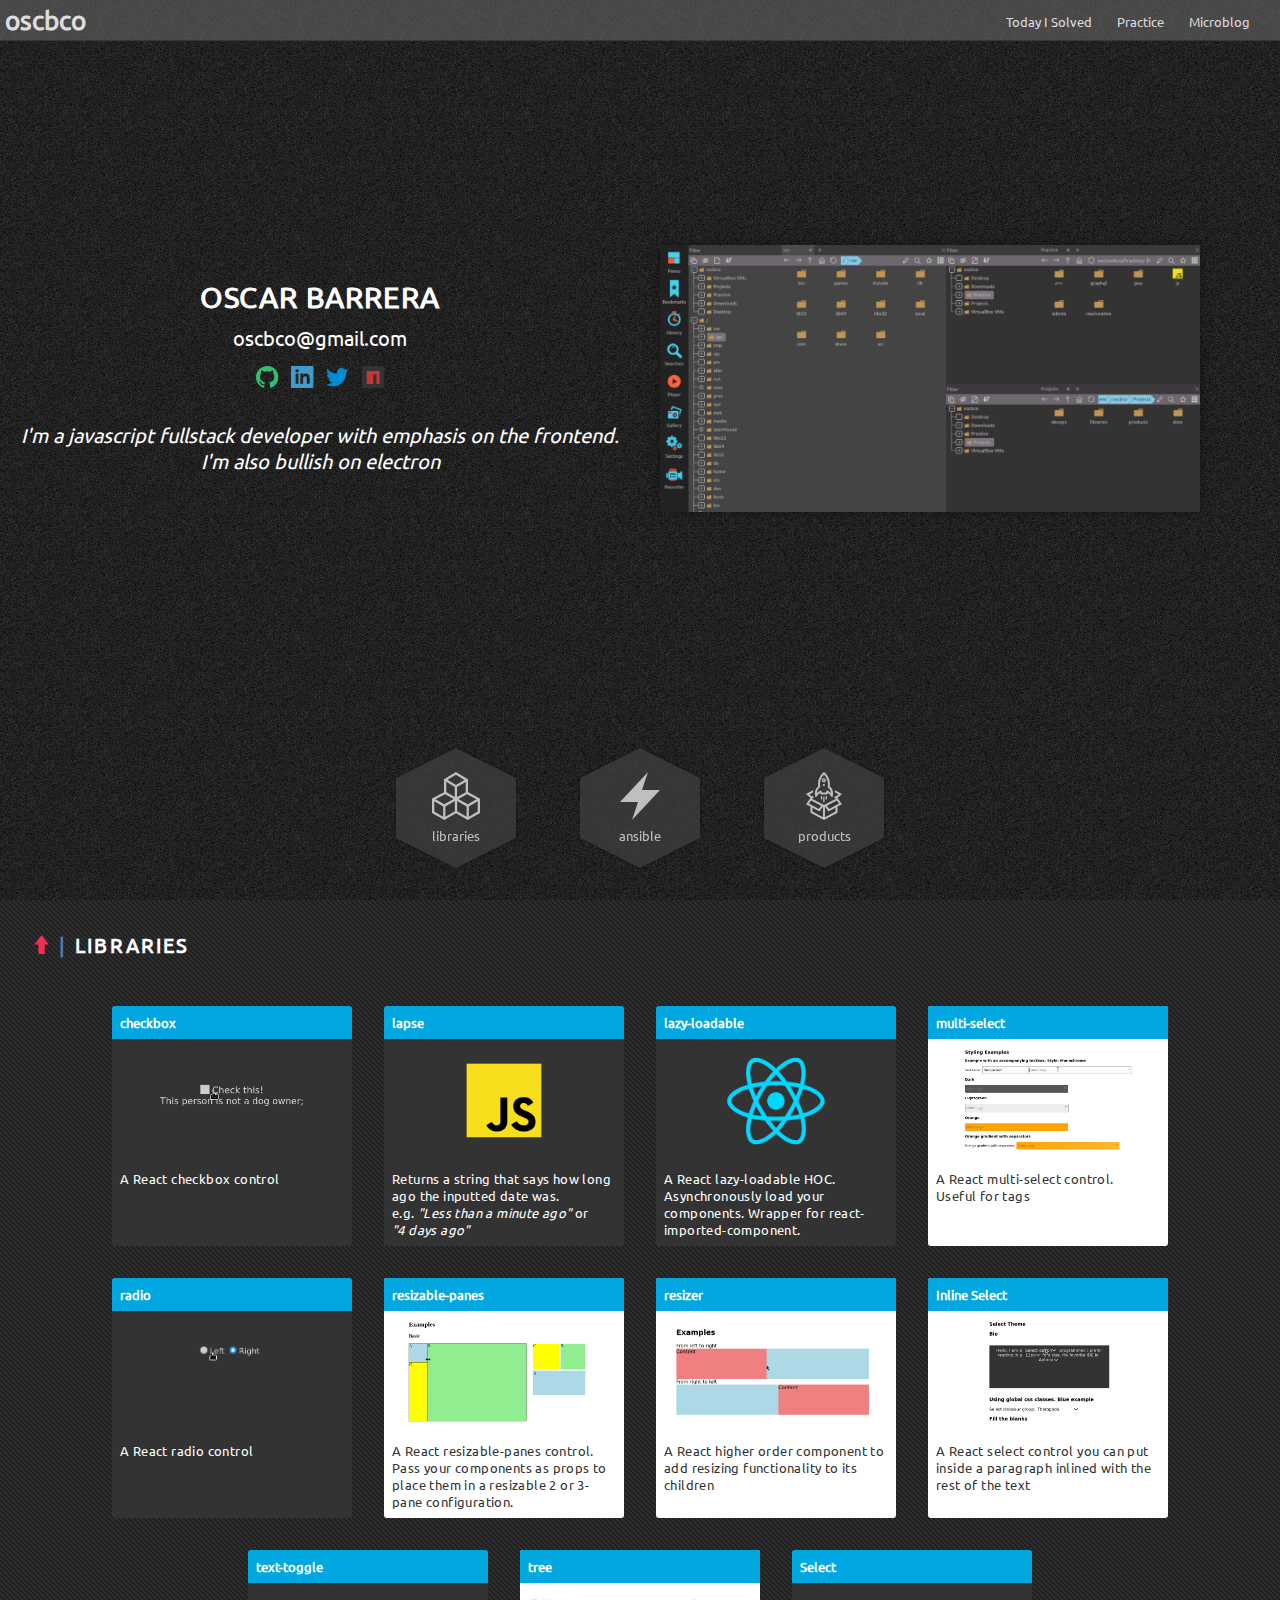
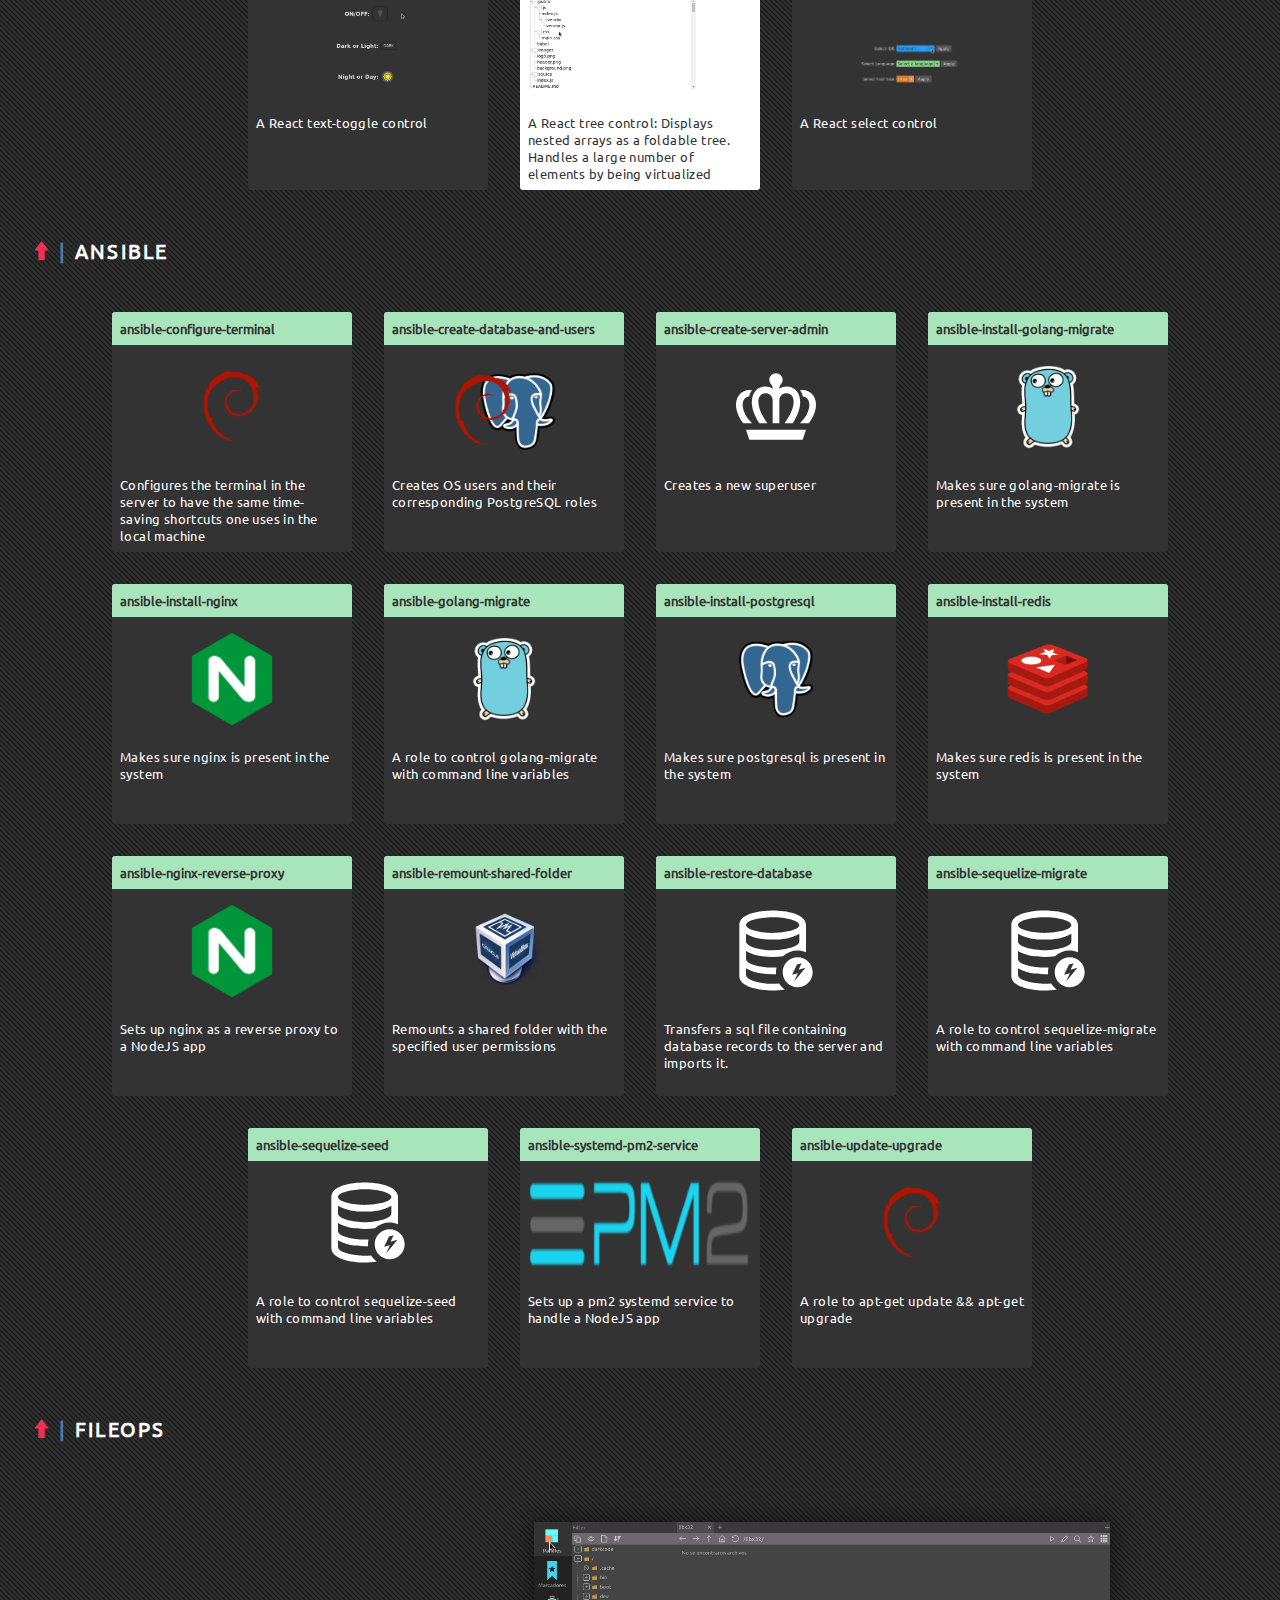
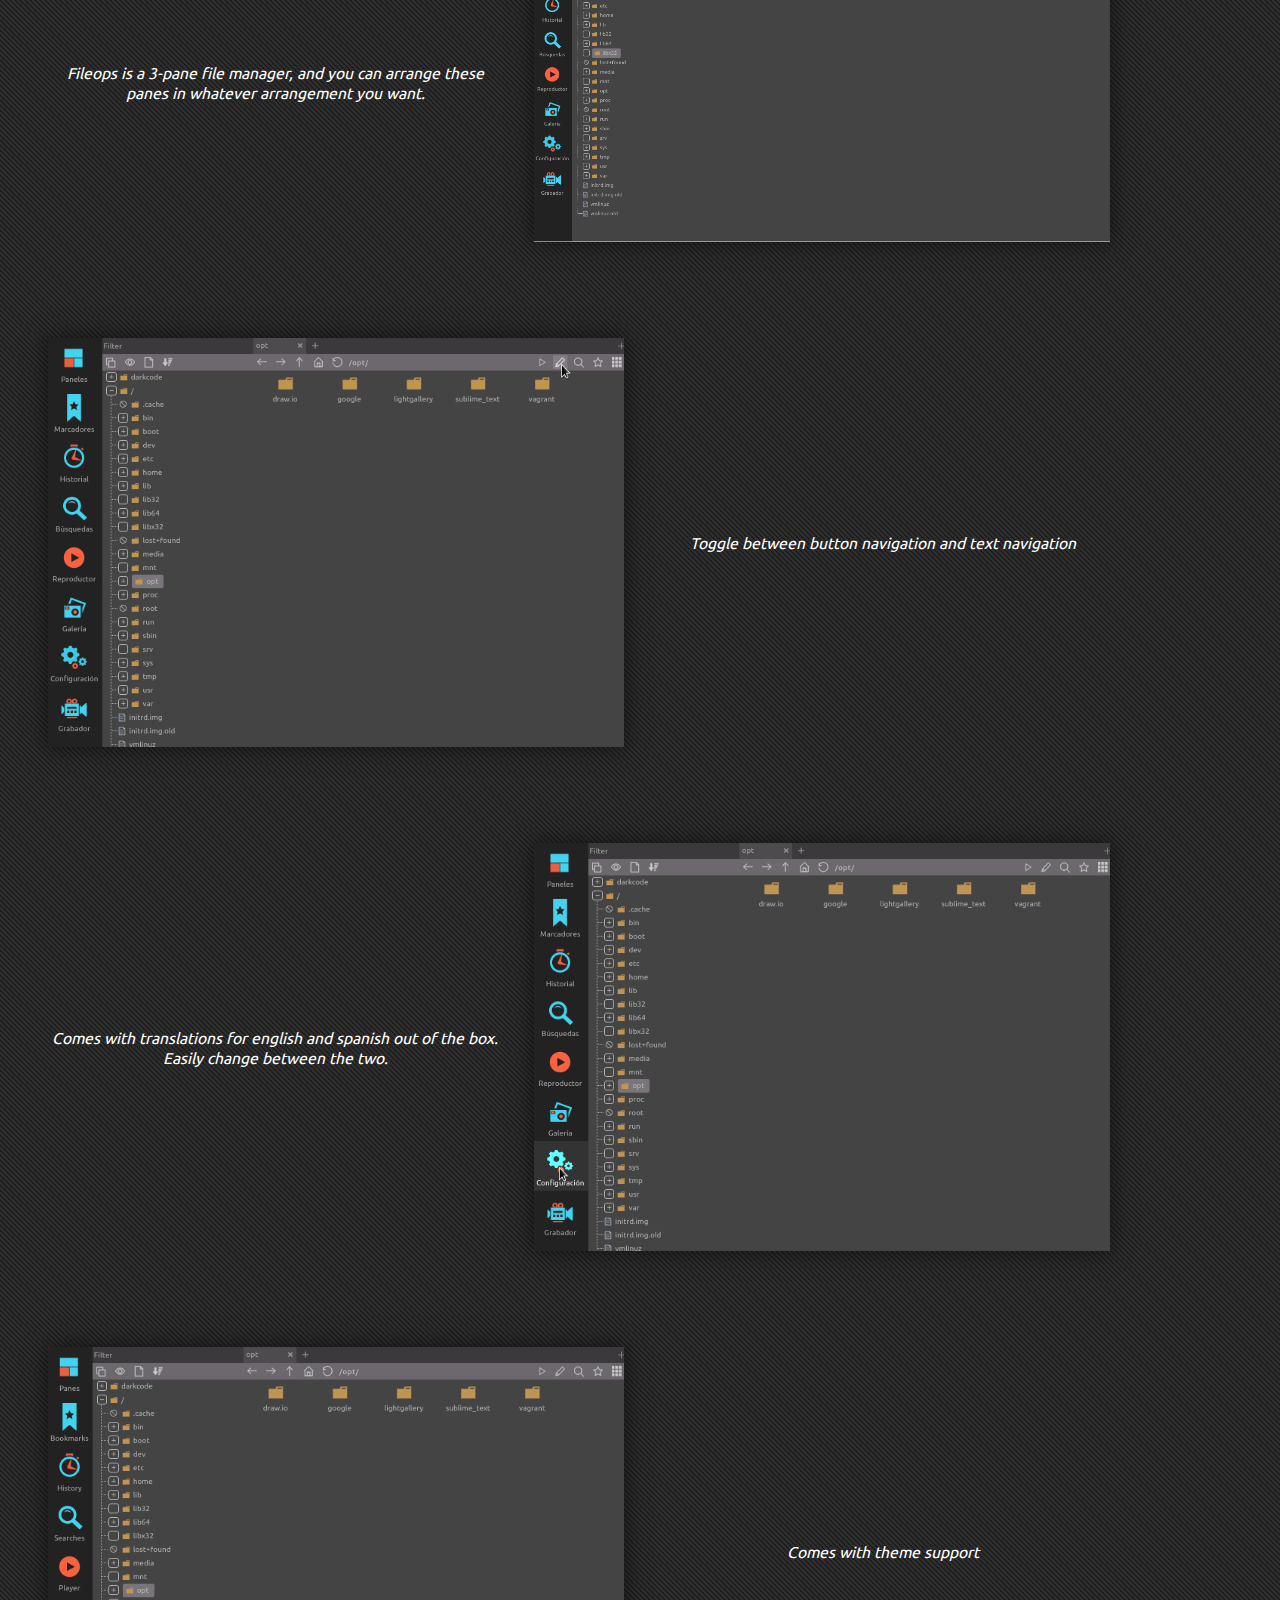
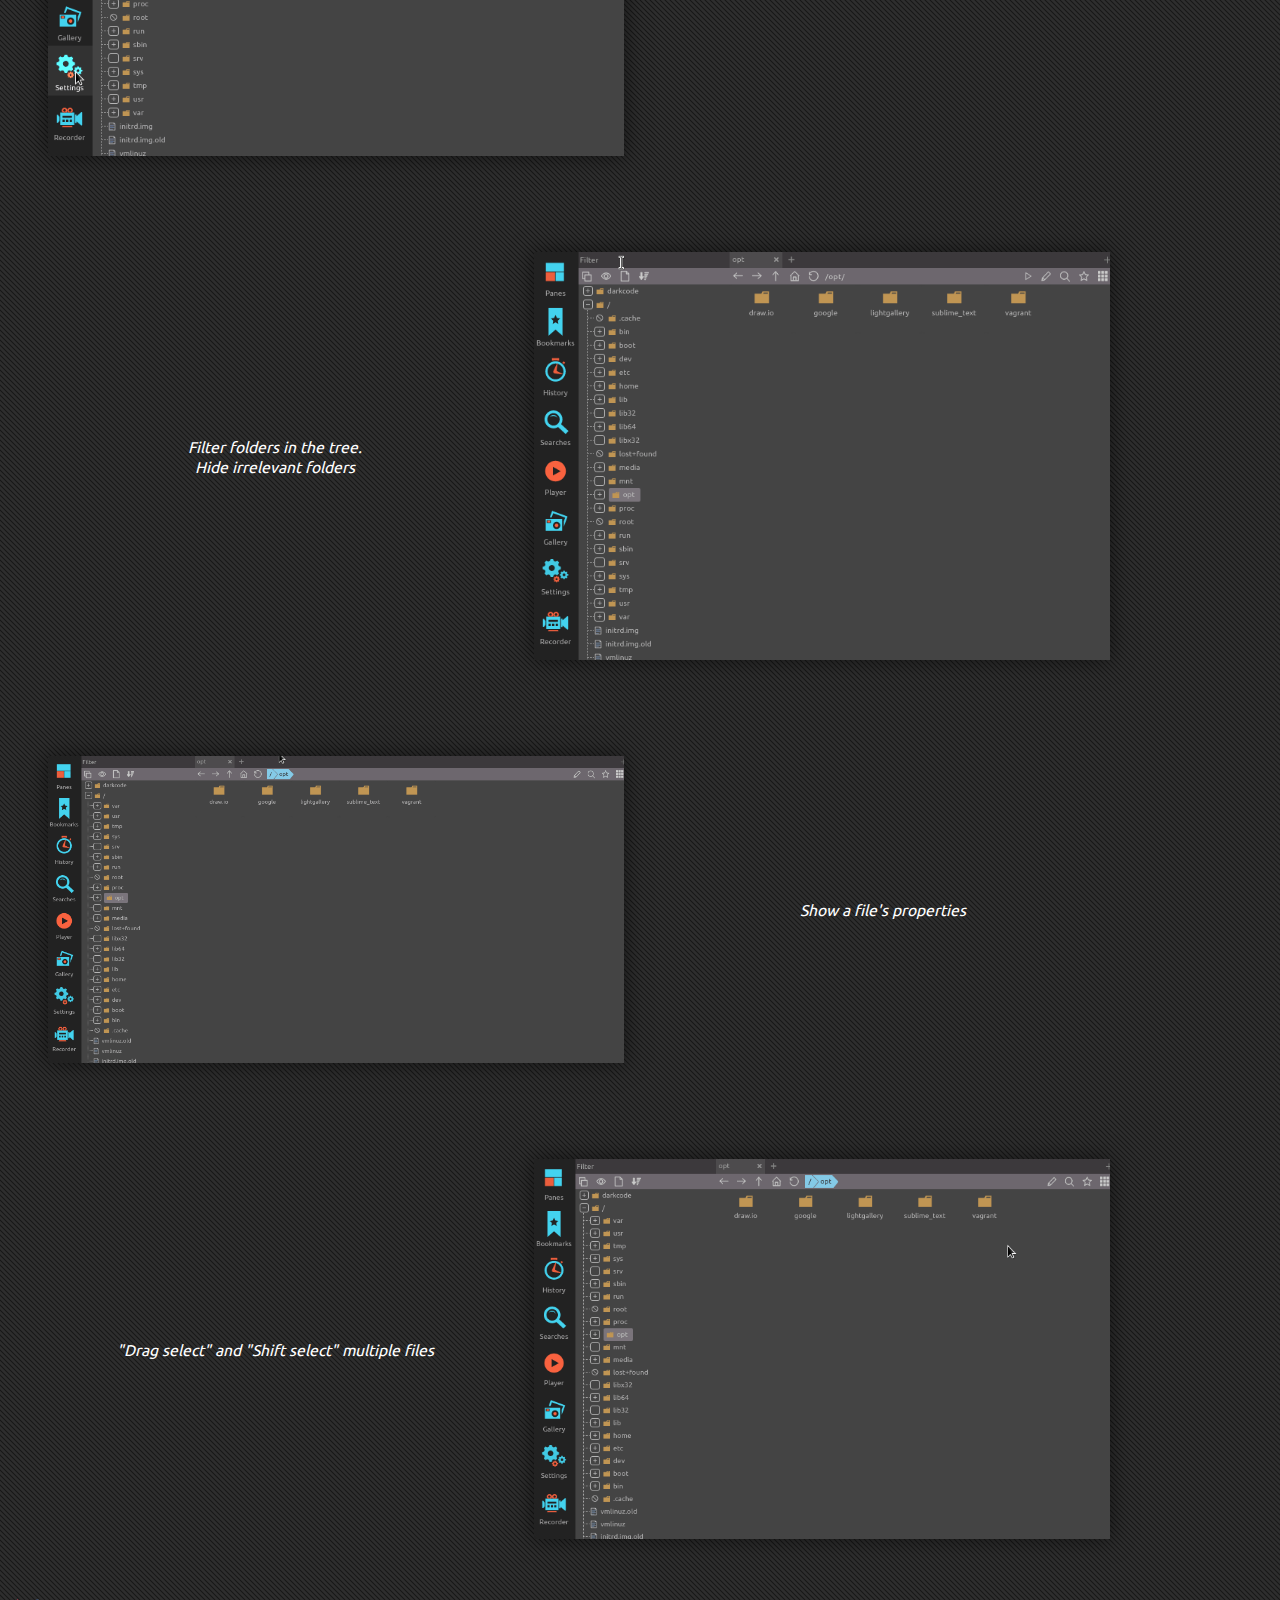
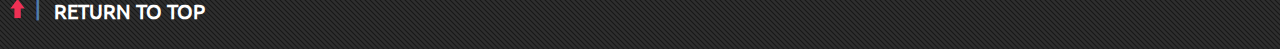
<file: index.html>
<html>
  <head>
    <link rel="stylesheet" href="./index.css">
    <link rel="stylesheet" href="./header.css">
    <meta charset="UTF-8">
    <meta name="viewport" content="width=device-width, initial-scale=1">
    <meta name="theme-color" content="#333" />
    <title>oscbco's personal site</title>
  </head>
  <body>

    <a name="nav"></a>
    <div id="nav">
      <a href="./index.html"><h1>oscbco</h1></a>
      <a href="./today-i-solved.html">Today I Solved</a>
      <a href="./practice.html">Practice</a>
      <a href="./microblog.html">Microblog</a>
    </div>

    <div id="header">
      <div class="header-row">
        <div class="title">
          <p class="title-name">OSCAR BARRERA</p>
          <div class="title-email">
            oscbco@gmail.com
          </div>
          <div class="repo">
            <div class="repo-icon" style="color: #2fbf71" title="github.com/oscbco">
              <a href="https://github.com/oscbco" target="_blank">
                <svg xmlns="http://www.w3.org/2000/svg" width="100%" viewBox="0 0 24 24"><path d="M12 0c-6.626 0-12 5.373-12 12 0 5.302 3.438 9.8 8.207 11.387.599.111.793-.261.793-.577v-2.234c-3.338.726-4.033-1.416-4.033-1.416-.546-1.387-1.333-1.756-1.333-1.756-1.089-.745.083-.729.083-.729 1.205.084 1.839 1.237 1.839 1.237 1.07 1.834 2.807 1.304 3.492.997.107-.775.418-1.305.762-1.604-2.665-.305-5.467-1.334-5.467-5.931 0-1.311.469-2.381 1.236-3.221-.124-.303-.535-1.524.117-3.176 0 0 1.008-.322 3.301 1.23.957-.266 1.983-.399 3.003-.404 1.02.005 2.047.138 3.006.404 2.291-1.552 3.297-1.23 3.297-1.23.653 1.653.242 2.874.118 3.176.77.84 1.235 1.911 1.235 3.221 0 4.609-2.807 5.624-5.479 5.921.43.372.823 1.102.823 2.222v3.293c0 .319.192.694.801.576 4.765-1.589 8.199-6.086 8.199-11.386 0-6.627-5.373-12-12-12z"/></svg>
              </a>
            </div>
            <div class="repo-icon" style="color: #409CC8" title="linkedin.com/in/oscbco">
              <a href="https://www.linkedin.com/in/oscbco/" target="_blank">
                <svg xmlns="http://www.w3.org/2000/svg" width="100%" viewBox="0 0 24 24"><path d="M0 0v24h24v-24h-24zm8 19h-3v-11h3v11zm-1.5-12.268c-.966 0-1.75-.79-1.75-1.764s.784-1.764 1.75-1.764 1.75.79 1.75 1.764-.783 1.764-1.75 1.764zm13.5 12.268h-3v-5.604c0-3.368-4-3.113-4 0v5.604h-3v-11h3v1.765c1.397-2.586 7-2.777 7 2.476v6.759z"/></svg>
              </a>
            </div>
            <div class="repo-icon" style="color: #008dd5" title="twitter.com/oscbco">
              <a href="https://twitter.com/oscbco" target="_blank">
                <svg xmlns="http://www.w3.org/2000/svg" width="100%" viewBox="0 0 24 24"><path d="M24 4.557c-.883.392-1.832.656-2.828.775 1.017-.609 1.798-1.574 2.165-2.724-.951.564-2.005.974-3.127 1.195-.897-.957-2.178-1.555-3.594-1.555-3.179 0-5.515 2.966-4.797 6.045-4.091-.205-7.719-2.165-10.148-5.144-1.29 2.213-.669 5.108 1.523 6.574-.806-.026-1.566-.247-2.229-.616-.054 2.281 1.581 4.415 3.949 4.89-.693.188-1.452.232-2.224.084.626 1.956 2.444 3.379 4.6 3.419-2.07 1.623-4.678 2.348-7.29 2.04 2.179 1.397 4.768 2.212 7.548 2.212 9.142 0 14.307-7.721 13.995-14.646.962-.695 1.797-1.562 2.457-2.549z"/></svg>
              </a>
            </div>
            <div class="repo-icon" style="color: tomato" title="npmjs.com/~oscbco">
              <a href="https://www.npmjs.com/~oscbco" target="_blank">
                <svg width="100%" viewBox="0 0 27.23 27.23">
                  <rect fill="#333333" width="27.23" height="27.23" rx="2"></rect>
                  <polygon fill="#C53635" points="5.8 21.75 13.66 21.75 13.67 9.98 17.59 9.98 17.58 21.76 21.51 21.76 21.52 6.06 5.82 6.04 5.8 21.75"></polygon>
                </svg>
              </a>
            </div>

          </div>
          <p class="title-description">I'm a javascript fullstack developer with emphasis on the frontend.<br /> I'm also bullish on electron</p>
        </div>
        <div class="carrousel">
          <a href="./images/fileops-demo.png"><img src="./images/fileops-demo-thumbnail.png"></a>
        </div>
      </div>
      <div class="section-row">
        <a href="#libraries">
          <div class="section-item-wrapper">
            <div class="section-item">
              <div class="section-icon">
                <svg width="100%" viewBox="0 0 24 24"><path d="M18 10.031v-6.423l-6.036-3.608-5.964 3.569v6.499l-6 3.224v7.216l6.136 3.492 5.864-3.393 5.864 3.393 6.136-3.492v-7.177l-6-3.3zm-1.143.036l-4.321 2.384v-4.956l4.321-2.539v5.111zm-4.895-8.71l4.272 2.596-4.268 2.509-4.176-2.554 4.172-2.551zm-.569 6.134v4.96l-4.25-2.421v-5.134l4.25 2.595zm-5.83 14.842l-4.421-2.539v-5.176l4.421 2.595v5.12zm-3.773-8.702l4.778-2.53 4.237 2.417-4.668 2.667-4.347-2.554zm4.917 3.587l4.722-2.697v5.056l-4.722 2.757v-5.116zm10.586 5.115l-4.722-2.757v-5.116l4.722 2.754v5.119zm-4.074-8.861l4.247-2.39 4.769 2.594-4.367 2.509-4.649-2.713zm9.638 6.323l-4.421 2.539v-5.116l4.421-2.538v5.115z"/></svg>
              </div>
              <span class="section-name">
                libraries
              </span>
            </div>
          </div>
        </a>
        <a href="#ansible">
          <div class="section-item-wrapper">
            <div class="section-item">
              <div class="section-icon">
                <svg width="100%" viewBox="0 0 24 24"><path d="M8 24l3-9h-9l14-15-3 9h9l-14 15z"/></svg>
              </div>
              <span class="section-name">
                ansible
              </span>
            </div>
          </div>
        </a>
        <a href="#products">
          <div class="section-item-wrapper">
            <div class="section-item">
              <div class="section-icon">
                <svg width="100%" viewBox="0 0 24 24" fill-rule="evenodd" clip-rule="evenodd"><path d="M17.281 8.991l3.706 1.97-2.261 2.013.011.006 2.25 3.09-2.25 1.228v3.096l-6.75 3.606-6.75-3.606v-3.091l-2.25-1.225 2.234-3.075-2.234-1.966 3.747-2.043c-.108.371-.197.808-.245 1.272l-1.769.964 1.181 1.04.624-.345c.056.339.146.672.279.984l-.823.456 6.028 3.124 5.978-3.119-.812-.451c.145-.299.245-.618.31-.944l.531.293 1.234-1.098-1.707-.907c-.05-.464-.146-.9-.262-1.272zm-4.798 8.217v5.393l5.256-2.807v-1.951l-3.502 1.91-1.754-2.545zm-6.247.639v1.947l5.249 2.804v-5.388l-1.748 2.543-3.501-1.906zm-1.772-2.103l4.96 2.7 1.099-1.599-4.983-2.582-1.076 1.481zm8.989 1.11l1.096 1.59 4.96-2.706-1.073-1.475-4.983 2.591zm-1.199-1.691h-.625l.003-2.728h.625l-.003 2.728zm-1.159-1.424h-.625l.009-1.739h.625l-.009 1.739zm2.358-.014h-.626l-.009-1.725h.625l.01 1.725zm-3.094-2.468l-.318-.734c-.732.269-2.155 2.284-2.155 2.284-1.195-2.607.161-4.846 1.243-5.659-.083-.699-.644-4.168 2.817-7.113l.041-.035.041.035c3.462 2.945 2.901 6.414 2.817 7.113 1.083.813 2.438 3.052 1.243 5.659 0 0-1.423-2.015-2.155-2.284l-.317.734-1.629.005-1.628-.005zm1.628-9.919c-1.093.923-2.432 3.393-1.854 6.223-.726.6-1.58 1.454-1.712 3.089.577-.77 1.419-1.21 2.091-1.356 0 0 .424.782.507.973l.968.003.969-.003c.083-.191.507-.973.507-.973.671.146 1.513.586 2.091 1.356-.133-1.635-.967-2.472-1.693-3.072.586-2.722-.771-5.295-1.861-6.229l-.013-.011zm-.044 5.693c-.284-.001-.515-.231-.515-.516 0-.285.231-.515.515-.515.284 0 .514.23.514.515 0 .285-.23.515-.514.516zm0-1.844c-.569 0-1.029-.462-1.03-1.031.001-.57.461-1.031 1.03-1.031s1.029.461 1.029 1.031c0 .569-.46 1.03-1.029 1.031zm0-1.434c.214 0 .388.174.388.389 0 .215-.174.389-.388.389-.215 0-.389-.174-.389-.389 0-.215.174-.389.389-.389z"/></svg>
              </div>
              <span class="section-name">
                products
              </span>
            </div>
          </div>
        </a>
      </div>
    </div>

    <div id="content">
      <a name="libraries"></a>
      <div class="libraries">
        <h2>
          <a class="go-up" href="#nav">
            <div>
              <svg xmlns="http://www.w3.org/2000/svg" width="100%" viewBox="0 0 24 24"><path d="M24 12l-12-9v5h-12v8h12v5l12-9z"/></svg>
            </div>
          </a>
          <span class="go-up-sep">
          |
          </span>
          <span class="go-up-text">
            LIBRARIES
          </span>
        </h2>

        <div class="libraries-row">
          <div class="library">
            <a href="https://www.github.com/oscbco/checkbox"><div class="library-title react">checkbox</div></a>
            <a href="./images/checkbox-demo.gif">
              <img src="./images/checkbox-demo.gif" />
            </a>
            <a href="https://www.github.com/oscbco/checkbox">
              <div class="library-description">A React checkbox control</div>
            </a>
          </div>


          <div class="library">
            <a href="https://www.github.com/oscbco/lapse">
              <div class="library-title js">lapse</div>
            </a>
            <a href="https://www.github.com/oscbco/lapse">
              <img src="./images/js.png" />
            </a>
            <a href="https://www.github.com/oscbco/lapse">
              <div class="library-description">
                Returns a string that says how long ago the inputted date was.<br />
                e.g. <i>"Less than a minute ago"</i> or<br /> <i>"4 days ago"</i>
              </div>
            </a>
          </div>

          <div class="library">
            <a href="https://www.github.com/oscbco/lazy-loadable">
              <div class="library-title react">lazy-loadable</div>
            </a>
            <a href="https://www.github.com/oscbco/lazy-loadable">
              <img src="./images/reactjs.png" />
            </a>
            <a href="https://www.github.com/oscbco/lazy-loadable">
              <div class="library-description">A React lazy-loadable HOC.<br />Asynchronously load your components. Wrapper for react-imported-component.</div>
            </a>
          </div>

          <div class="library light">
            <a href="https://www.github.com/oscbco/multi-select">
              <div class="library-title react">multi-select</div>
            </a>
            <a href="./images/multi-select-demo.gif">
              <img src="./images/multi-select-demo.gif" />
            </a>
            <a href="https://www.github.com/oscbco/multi-select">
              <div class="library-description">A React multi-select control.<br />Useful for tags</div>
            </a>
          </div>

          <div class="library">
            <a href="https://www.github.com/oscbco/radio"><div class="library-title react">radio</div></a>
            <a href="./images/radio-demo.gif"><img src="./images/radio-demo.gif" /></a>
            <div class="library-description">A React radio control</div>
          </div>

          <div class="library light">
            <a href="https://www.github.com/oscbco/resizable-panes">
            <div class="library-title react">resizable-panes</div></a>
            <a href="./images/resizable-panes-demo.gif"><img src="./images/resizable-panes-demo.gif" /></a>
            <div class="library-description">A React resizable-panes control. <br />Pass your components as props to place them in a resizable 2 or 3-pane configuration.</div>
          </div>

          <div class="library light">
            <a href="https://www.github.com/oscbco/resizer"><div class="library-title react">resizer</div></a>
            <a href="./images/resizer-demo.gif"><img src="./images/resizer-demo.gif" /></a>
            <div class="library-description">A React higher order component to add resizing functionality to its children</div>
          </div>

          <div class="library light">
            <a href="https://www.github.com/oscbco/select"><div class="library-title react">Inline Select</div></a>
            <a href="./images/select-demo.gif"><img src="./images/select-demo.gif" /></a>
            <div class="library-description">A React select control you can put inside a paragraph inlined with the rest of the text</div>
          </div>

          <div class="library">
            <a href="https://www.github.com/oscbco/text-toggle"><div class="library-title react">text-toggle</div></a>
            <a href="./images/text-toggle-demo.gif"><img src="./images/text-toggle-demo.gif" /></a>
            <div class="library-description">A React text-toggle control<br /></div>
          </div>

          <div class="library light">
            <a href="https://www.github.com/oscbco/tree"><div class="library-title react">tree</div></a>
            <a href="./images/tree-demo.gif"><img src="./images/tree-demo.gif" /></a>
            <div class="library-description">A React tree control: Displays nested arrays as a foldable tree.<br />Handles a large number of elements by being virtualized</div>
          </div>

          <div class="library">
            <a href="https://www.github.com/oscbco/block-select"><div class="library-title react">Select</div></a>
            <a href="./images/block-select-demo.gif"><img src="./images/block-select-demo.gif" /></a>
            <a href="https://www.github.com/oscbco/block-select">
              <div class="library-description">A React select control</div>
            </a>
          </div>
        </div>
      </div>
      <a name="ansible"></a>
      <div id="content">
        <div class="libraries">
          <h2>
            <a class="go-up" href="#nav">
              <div>
                <svg xmlns="http://www.w3.org/2000/svg" width="100%" viewBox="0 0 24 24"><path d="M24 12l-12-9v5h-12v8h12v5l12-9z"/></svg>
              </div>
            </a>
            <span class="go-up-sep">
              |
            </span>
            ANSIBLE</h2>
          <div class="libraries-row">
            <div class="library ansible">
              <a href="https://www.github.com/oscbco/ansible-configure-terminal"><div class="library-title react">ansible-configure-terminal</div></a>
              <img src="./images/debian.png" />
              <a class="library-description" href="https://www.github.com/oscbco/ansible-configure-terminal">
                <div>Configures the terminal in the server to have the same time-saving shortcuts one uses in the local machine</div>
              </a>
            </div>
            <div class="library ansible">
              <a href="https://www.github.com/oscbco/ansible-create-database-and-users"><div class="library-title react">ansible-create-database-and-users</div></a>
              <img src="./images/debian-postgresql.png" />
              <div class="library-description">Creates OS users and their corresponding PostgreSQL roles</div>
            </div>
            <div class="library ansible">
              <a href="https://www.github.com/oscbco/ansible-create-server-admin"><div class="library-title react">ansible-create-server-admin</div></a>
              <div class="icon">
                <svg width="100%" viewBox="0 0 24 24"><path d="M3 19l1 3h16l1-3h-18zm14.015-2h-2.443c3.507-4.616 3.37-8.547 1.021-8.909-1.355-.209-2.593.597-2.593 2.226v6.683h-2v-6.683c0-1.63-1.238-2.435-2.593-2.226-2.348.362-2.485 4.293 1.022 8.909h-2.444c-2.909-4.446-2.688-8.076-1.027-9.815.737-.772 1.772-1.185 2.813-1.185.79 0 1.565.251 2.229.671 0-.5-.098-.922-.471-1.326-.328-.354-.529-.825-.529-1.345 0-1.104.896-2 2-2s2 .896 2 2c0 .52-.201.991-.529 1.345-.374.405-.471.826-.471 1.326.664-.419 1.44-.671 2.23-.671 1.038 0 2.073.412 2.812 1.185 1.66 1.739 1.882 5.369-1.027 9.815zm-12.194 0h-2.671c-1.481-1.91-2.15-3.845-2.15-5.496 0-1.095.303-2.064.827-2.819.883-1.27 2.321-1.815 3.954-1.625-.384.549-.671 1.205-.843 1.951-.618.055-1.126.324-1.468.815-1.004 1.444-.482 4.386 2.351 7.174zm19.179-5.496c0 1.651-.669 3.586-2.15 5.496h-2.671c2.833-2.788 3.355-5.73 2.352-7.174-.342-.491-.851-.76-1.469-.815-.172-.746-.459-1.401-.843-1.951 1.633-.189 3.071.355 3.954 1.625.524.754.827 1.724.827 2.819z"/></svg>
              </div>
              <div class="library-description">Creates a new superuser</div>
            </div>
            <div class="library ansible">
              <a href="https://www.github.com/oscbco/ansible-install-golang-migrate"><div class="library-title react">ansible-install-golang-migrate</div></a>
              <img src="./images/golang.png" />
              <div class="library-description">Makes sure golang-migrate is present in the system</div>
            </div>
            <div class="library ansible">
              <a href="https://www.github.com/oscbco/ansible-install-nginx"><div class="library-title react">ansible-install-nginx</div></a>
              <img src="./images/nginx.png" />
              <div class="library-description">Makes sure nginx is present in the system</div>
            </div>
            <div class="library ansible">
              <a href="https://www.github.com/oscbco/ansible-golang-migrate"><div class="library-title react">ansible-golang-migrate</div></a>
              <img src="./images/golang.png" />
              <div class="library-description">A role to control golang-migrate with command line variables</div>
            </div>
            <div class="library ansible">
              <a href="https://www.github.com/oscbco/ansible-install-postgresql"><div class="library-title react">ansible-install-postgresql</div></a>
              <img src="./images/postgresql.png" />
              <div class="library-description">Makes sure postgresql is present in the system</div>
            </div>
            <div class="library ansible">
              <a href="https://www.github.com/oscbco/ansible-install-redis"><div class="library-title react">ansible-install-redis</div></a>
              <img src="./images/redis.png" />
              <div class="library-description">Makes sure redis is present in the system</div>
            </div>
            <div class="library ansible">
              <a href="https://www.github.com/oscbco/ansible-nginx-reverse-proxy"><div class="library-title react">ansible-nginx-reverse-proxy</div></a>
              <img src="./images/nginx.png" />
              <div class="library-description">Sets up nginx as a reverse proxy to a NodeJS app</div>
            </div>
            <div class="library ansible">
              <a href="https://www.github.com/oscbco/ansible-remount-shared-folder"><div class="library-title react">ansible-remount-shared-folder</div></a>
              <img src="./images/virtualbox2.png" />
              <div class="library-description">Remounts a shared folder with the specified user permissions</div>
            </div>
            <div class="library ansible">
              <a href="https://www.github.com/oscbco/ansible-restore-database"><div class="library-title react">ansible-restore-database</div></a>
              <div class="icon">
                <svg width="100%" viewBox="0 0 24 24"><path d="M12.967 21.893c-.703.07-1.377.107-1.959.107-3.412 0-8.008-1.002-8.008-2.614v-2.04c2.117 1.342 5.17 1.78 8.008 1.78.339 0 .681-.007 1.022-.021-.06-.644-.036-1.28.129-2.019-.408.026-.797.04-1.151.04-3.412 0-8.008-1.001-8.008-2.613v-2.364c2.116 1.341 5.17 1.78 8.008 1.78 1.021 0 2.068-.06 3.089-.196 1.91-1.766 4.603-2.193 6.903-1.231v-8.14c0-3.362-5.965-4.362-9.992-4.362-4.225 0-10.008 1.001-10.008 4.361v15.277c0 3.362 6.209 4.362 10.008 4.362 1.081 0 2.359-.086 3.635-.281-.669-.495-1.239-1.115-1.676-1.826zm-1.959-19.893c3.638 0 7.992.909 7.992 2.361 0 1.581-5.104 2.361-7.992 2.361-3.412.001-8.008-.905-8.008-2.361 0-1.584 4.812-2.361 8.008-2.361zm-8.008 4.943c2.117 1.342 5.17 1.78 8.008 1.78 2.829 0 5.876-.438 7.992-1.78v2.372c0 1.753-5.131 2.614-7.992 2.614-3.426-.001-8.008-1.007-8.008-2.615v-2.371zm15.5 7.057c-2.483 0-4.5 2.015-4.5 4.5s2.017 4.5 4.5 4.5 4.5-2.015 4.5-4.5-2.017-4.5-4.5-4.5zm-1.104 7.343l1.177-2.545-1.739.472 1.466-3.034 1.387-.393-.916 1.925 2.063-.557-3.438 4.132z"/></svg>
              </div>
              <div class="library-description">Transfers a sql file containing database records to the server and imports it.</div>
            </div>
            <div class="library ansible">
              <a href="https://www.github.com/oscbco/ansible-sequelize-migrate"><div class="library-title react">ansible-sequelize-migrate</div></a>
              <div class="icon">
                <svg width="100%" viewBox="0 0 24 24"><path d="M12.967 21.893c-.703.07-1.377.107-1.959.107-3.412 0-8.008-1.002-8.008-2.614v-2.04c2.117 1.342 5.17 1.78 8.008 1.78.339 0 .681-.007 1.022-.021-.06-.644-.036-1.28.129-2.019-.408.026-.797.04-1.151.04-3.412 0-8.008-1.001-8.008-2.613v-2.364c2.116 1.341 5.17 1.78 8.008 1.78 1.021 0 2.068-.06 3.089-.196 1.91-1.766 4.603-2.193 6.903-1.231v-8.14c0-3.362-5.965-4.362-9.992-4.362-4.225 0-10.008 1.001-10.008 4.361v15.277c0 3.362 6.209 4.362 10.008 4.362 1.081 0 2.359-.086 3.635-.281-.669-.495-1.239-1.115-1.676-1.826zm-1.959-19.893c3.638 0 7.992.909 7.992 2.361 0 1.581-5.104 2.361-7.992 2.361-3.412.001-8.008-.905-8.008-2.361 0-1.584 4.812-2.361 8.008-2.361zm-8.008 4.943c2.117 1.342 5.17 1.78 8.008 1.78 2.829 0 5.876-.438 7.992-1.78v2.372c0 1.753-5.131 2.614-7.992 2.614-3.426-.001-8.008-1.007-8.008-2.615v-2.371zm15.5 7.057c-2.483 0-4.5 2.015-4.5 4.5s2.017 4.5 4.5 4.5 4.5-2.015 4.5-4.5-2.017-4.5-4.5-4.5zm-1.104 7.343l1.177-2.545-1.739.472 1.466-3.034 1.387-.393-.916 1.925 2.063-.557-3.438 4.132z"/></svg>
              </div>
              <div class="library-description">A role to control sequelize-migrate with command line variables</div>
            </div>
            <div class="library ansible">
              <a href="https://www.github.com/oscbco/ansible-sequelize-seed"><div class="library-title react">ansible-sequelize-seed</div></a>
              <div class="icon">
                <svg width="100%" viewBox="0 0 24 24"><path d="M12.967 21.893c-.703.07-1.377.107-1.959.107-3.412 0-8.008-1.002-8.008-2.614v-2.04c2.117 1.342 5.17 1.78 8.008 1.78.339 0 .681-.007 1.022-.021-.06-.644-.036-1.28.129-2.019-.408.026-.797.04-1.151.04-3.412 0-8.008-1.001-8.008-2.613v-2.364c2.116 1.341 5.17 1.78 8.008 1.78 1.021 0 2.068-.06 3.089-.196 1.91-1.766 4.603-2.193 6.903-1.231v-8.14c0-3.362-5.965-4.362-9.992-4.362-4.225 0-10.008 1.001-10.008 4.361v15.277c0 3.362 6.209 4.362 10.008 4.362 1.081 0 2.359-.086 3.635-.281-.669-.495-1.239-1.115-1.676-1.826zm-1.959-19.893c3.638 0 7.992.909 7.992 2.361 0 1.581-5.104 2.361-7.992 2.361-3.412.001-8.008-.905-8.008-2.361 0-1.584 4.812-2.361 8.008-2.361zm-8.008 4.943c2.117 1.342 5.17 1.78 8.008 1.78 2.829 0 5.876-.438 7.992-1.78v2.372c0 1.753-5.131 2.614-7.992 2.614-3.426-.001-8.008-1.007-8.008-2.615v-2.371zm15.5 7.057c-2.483 0-4.5 2.015-4.5 4.5s2.017 4.5 4.5 4.5 4.5-2.015 4.5-4.5-2.017-4.5-4.5-4.5zm-1.104 7.343l1.177-2.545-1.739.472 1.466-3.034 1.387-.393-.916 1.925 2.063-.557-3.438 4.132z"/></svg>
              </div>
              <div class="library-description">A role to control sequelize-seed with command line variables</div>
            </div>
            <div class="library ansible">
              <a href="https://www.github.com/oscbco/ansible-systemd-pm2-service"><div class="library-title react">ansible-systemd-pm2-service</div></a>
              <img src="./images/pm2.png" />
              <div class="library-description">Sets up a pm2 systemd service to handle a NodeJS app</div>
            </div>
            <div class="library ansible">
              <a href="https://www.github.com/oscbco/ansible-update-upgrade"><div class="library-title react">ansible-update-upgrade</div></a>
              <img src="./images/debian.png" />
              <div class="library-description">A role to apt-get update && apt-get upgrade</div>
            </div>
          </div>
        </div>
      </div>
      <a name="products"></a>
      <div id="content">
        <div class="libraries">
          <h2>
            <a class="go-up" href="#nav">
              <div>
                <svg xmlns="http://www.w3.org/2000/svg" width="100%" viewBox="0 0 24 24"><path d="M24 12l-12-9v5h-12v8h12v5l12-9z"/></svg>
              </div>
            </a>
            <span class="go-up-sep">
              |
            </span>
            FILEOPS</h2>
          <div class="product-row">
            <div class="product-description">
              Fileops is a 3-pane file manager, and you can arrange these panes in whatever arrangement you want.
            </div>
            <div>
              <a href="./images/fileops-panes-demo.gif"><img src="./images/fileops-panes-demo.gif" /></a>
            </div>
          </div>
          <div class="product-row">
            <div>
              <a href="./images/fileops-navigation-demo.gif"><img src="./images/fileops-navigation-demo.gif" /></a>
            </div>
            <div class="product-description">
              Toggle between button navigation and text navigation
            </div>
          </div>
          <div class="product-row">
            <div class="product-description">
              Comes with translations for english and spanish out of the box. Easily change between the two.
            </div>
            <div>
              <a href="./images/fileops-lang-demo.gif"><img src="./images/fileops-lang-demo.gif" /></a>
            </div>
          </div>
          <div class="product-row">
            <div>
              <a href="./images/fileops-theme-demo.gif"><img src="./images/fileops-theme-demo.gif" /></a>
            </div>
            <div class="product-description">
              Comes with theme support
            </div>
          </div>
         <div class="product-row">
            <div class="product-description">
              Filter folders in the tree. <br />Hide irrelevant folders
            </div>
            <div>
              <a href="./images/fileops-filter-demo.gif"><img src="./images/fileops-filter-demo.gif" /></a>
            </div>
          </div>
          <div class="product-row">
            <div>
              <a href="./images/fileops-properties-demo.gif"><img src="./images/fileops-properties-demo.gif" /></a>
            </div>
            <div class="product-description">
              Show a file's properties
            </div>
          </div>
         <div class="product-row">
            <div class="product-description">
              "Drag select" and "Shift select" multiple files
            </div>
            <div>
              <a href="./images/fileops-select-demo.gif"><img src="./images/fileops-select-demo.gif" /></a>
            </div>
          </div>
        </div>
    </div>

    <h2>
      <a class="go-up" href="#nav">
        <div>
          <svg xmlns="http://www.w3.org/2000/svg" width="100%" viewBox="0 0 24 24"><path d="M24 12l-12-9v5h-12v8h12v5l12-9z"/></svg>
        </div>
      </a>
      <a class="go-up" href="#nav">
        <span class="go-up-sep">
          |
        </span>
        <span class="go-up-text">
          RETURN TO TOP
        </span>
      </a>
    </h2>

    <br />
    <br />

    <script>
      function resizeSection (className) {
        const header = document.getElementById(className);
        document.getElementById(className).style.height = Math.abs(window.innerHeight - header.offsetTop) + 'px';
      }

      window.addEventListener('load', () => {
        resizeSection('header');
      })
      window.addEventListener('resize', () => {
        // resizeSection('header');
      })
  </script>
  </body>
</html>
</file>
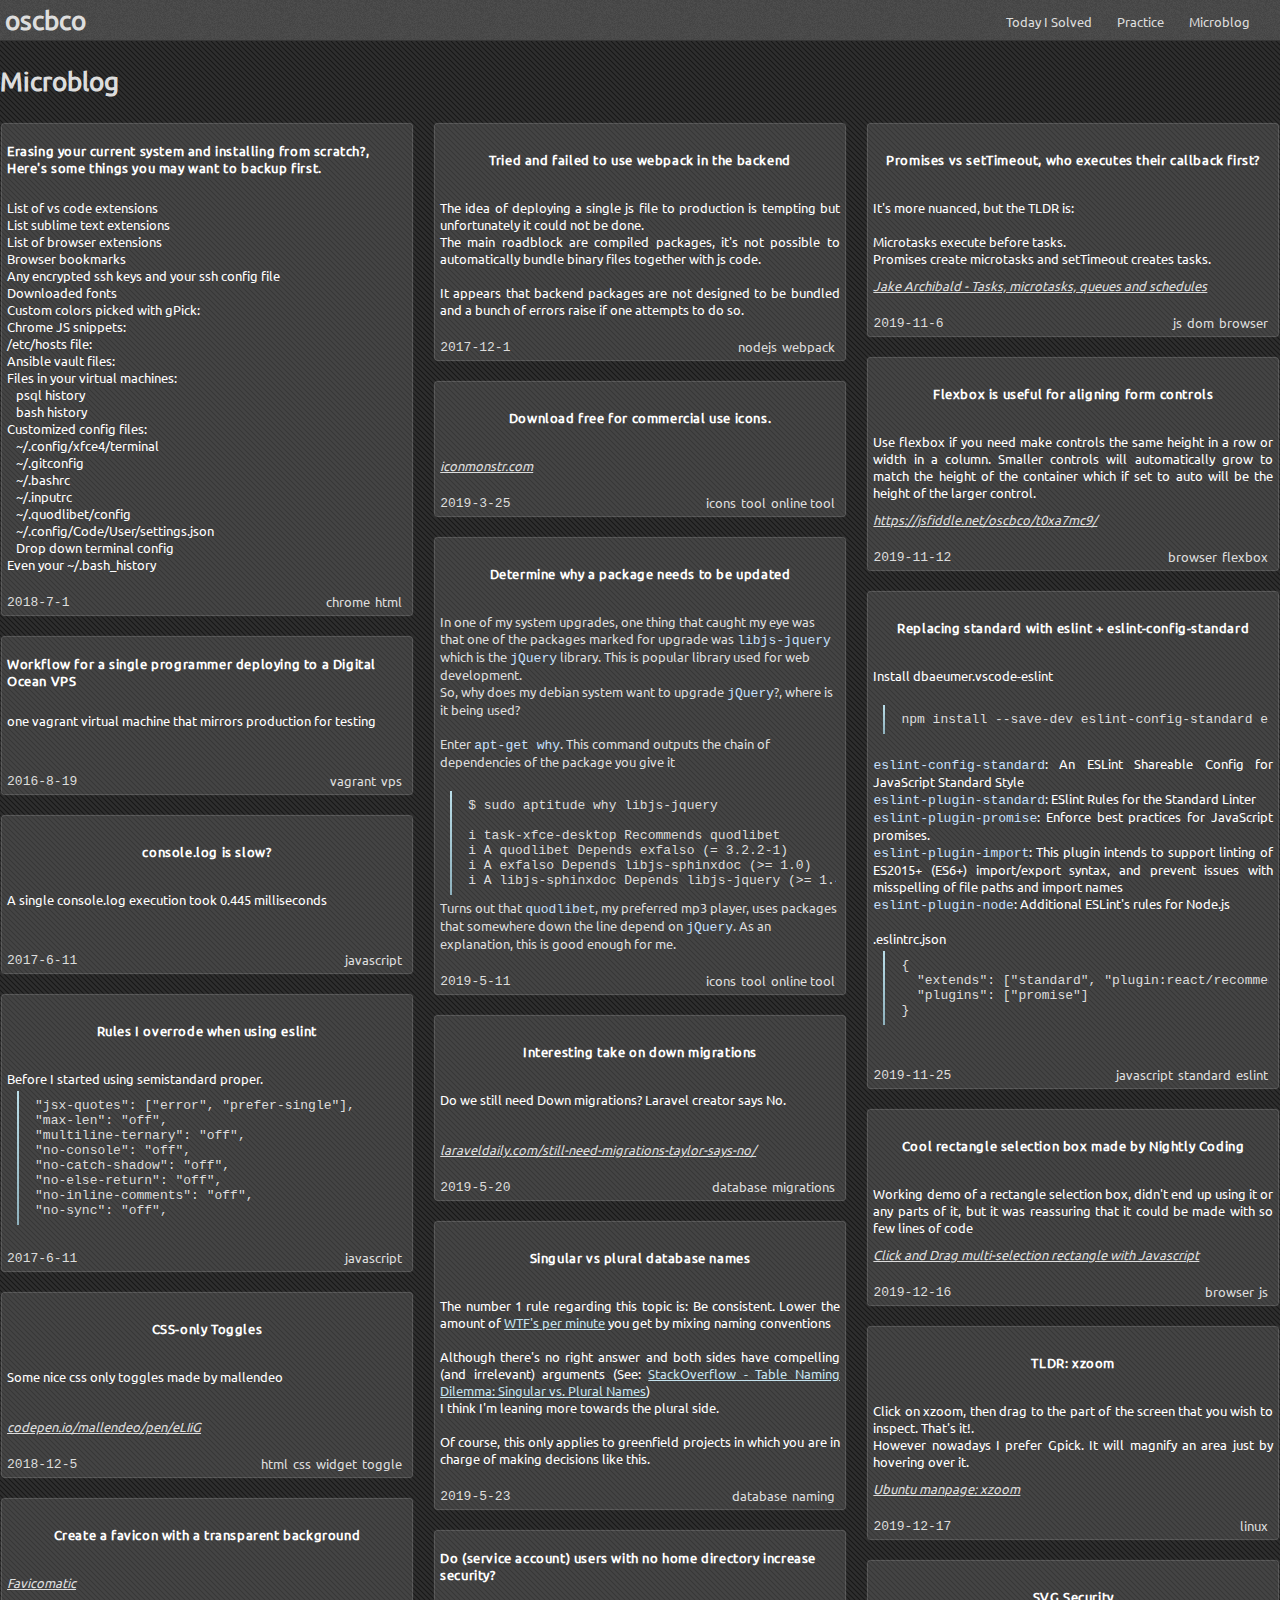
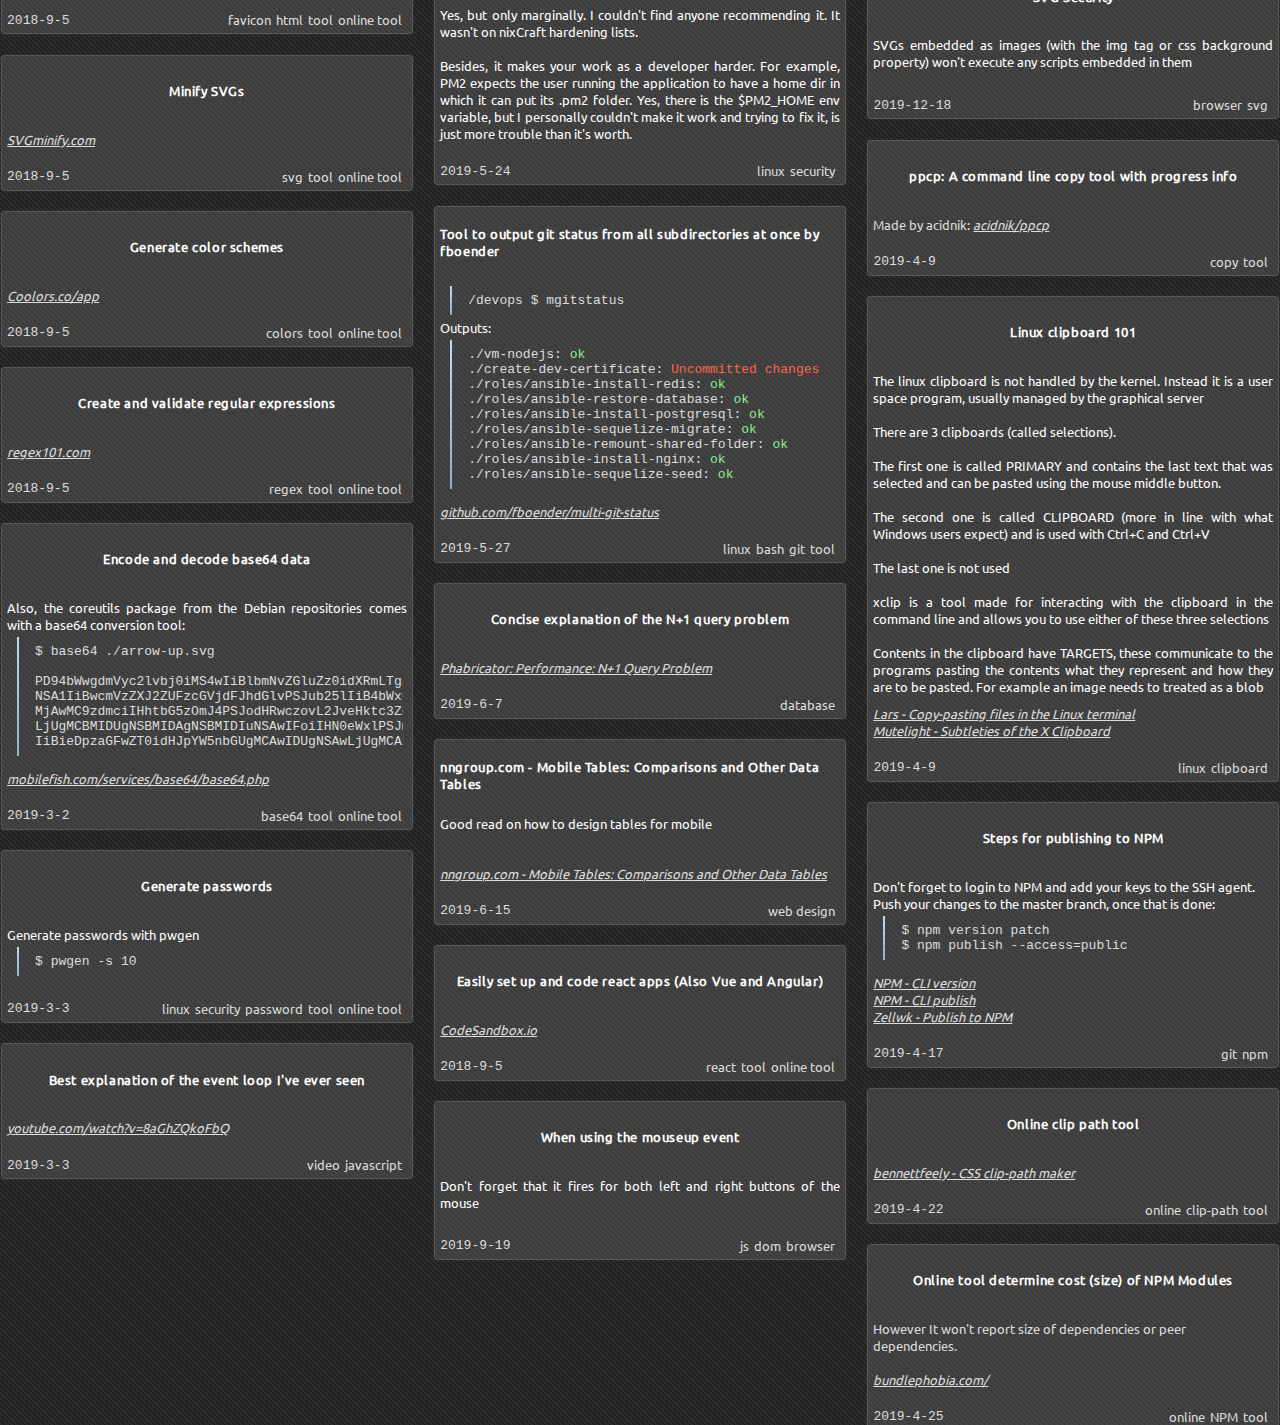
<file: microblog.html>
<html>
  <head>
    <link rel="stylesheet" href="./index.css">
    <meta charset="UTF-8">
    <meta name="viewport" content="width=device-width, initial-scale=1">
    <meta name="theme-color" content="#333" />
    <title>oscbco's personal site - Today I learned</title>
  </head>
  <body>
    <div id="nav">
      <a href="./index.html"><h1>oscbco</h1></a>
      <a href="./today-i-solved.html">Today I Solved</a>
      <a href="./practice.html">Practice</a>
      <a href="./microblog.html">Microblog</a>
    </div>

    <div id="content">
      <div class="portfolio-header">
        <h1 class="tis-header">Microblog</h1>
      </div>
      <div id="tis-collection">

        <div class="tis">
          <div class="title">
            Erasing your current system and installing from scratch?, Here's some things you may want to backup first.
          </div>
          <div class="description">
            List of vs code extensions<br />
            List sublime text extensions<br />
            List of browser extensions<br />
            Browser bookmarks<br />
            Any encrypted ssh keys and your ssh config file<br />
            Downloaded fonts<br />
            Custom colors picked with gPick:<br />
            Chrome JS snippets:<br />
            /etc/hosts file:<br />
            Ansible vault files:<br />
            Files in your virtual machines:<br />
            &nbsp;&nbsp;&nbsp;psql history<br />
            &nbsp;&nbsp;&nbsp;bash history<br />
            Customized config files:<br />
            &nbsp;&nbsp;&nbsp;~/.config/xfce4/terminal<br />
            &nbsp;&nbsp;&nbsp;~/.gitconfig<br />
            &nbsp;&nbsp;&nbsp;~/.bashrc<br />
            &nbsp;&nbsp;&nbsp;~/.inputrc<br />
            &nbsp;&nbsp;&nbsp;~/.quodlibet/config<br />
            &nbsp;&nbsp;&nbsp;~/.config/Code/User/settings.json<br />
            &nbsp;&nbsp;&nbsp;Drop down terminal config<br />
            Even your ~/.bash_history<br />

          </div>
          <div class="tags">
            <div class="created-at">2018-7-1</div>
            <a href="">chrome</a><a href="">html</a>
          </div>
        </div>

        <div class="tis">
          <div class="title">
            Workflow for a single programmer deploying to a Digital Ocean VPS
          </div>
          <div class="description">
            one vagrant virtual machine that mirrors production for testing
          </div>
          <div class="tags">
            <div class="created-at">2016-8-19</div>
            <a href="">vagrant</a><a href="">vps</a>
          </div>
        </div>

        <div class="tis">
          <div class="title">
            console.log is slow?
          </div>
          <div class="description">
            A single console.log execution took 0.445 milliseconds
          </div>
          <div class="tags">
            <div class="created-at">2017-6-11</div>
            <a href="">javascript</a>
          </div>
        </div>

        <div class="tis">
          <div class="title">
            Rules I overrode when using eslint
          </div>
          <div class="description">
            Before I started using semistandard proper.
            <p class="code">
              "jsx-quotes": ["error", "prefer-single"],<br />
              "max-len": "off",<br />
              "multiline-ternary": "off",<br />
              "no-console": "off",<br />
              "no-catch-shadow": "off",<br />
              "no-else-return": "off",<br />
              "no-inline-comments": "off",<br />
              "no-sync": "off",
            </p>
          </div>
          <div class="tags">
            <div class="created-at">2017-6-11</div>
            <a href="">javascript</a>
          </div>
        </div>

        <div class="tis">
          <div class="title">
            CSS-only Toggles
          </div>
          <div class="description">
            Some nice css only toggles made by mallendeo
          </div>
          <div class="references">
            <a href="https://codepen.io/mallendeo/pen/eLIiG">codepen.io/mallendeo/pen/eLIiG</a>
          </div>
          <div class="tags">
            <div class="created-at">2018-12-5</div>
            <a href="">html</a><a href="">css</a><a href="">widget</a><a href="">toggle</a>

          </div>
        </div>

        <div class="tis">
          <div class="title">
            Create a favicon with a transparent background
          </div>
          <div class="references">
            <a href="http://www.favicomatic.com">Favicomatic</a>
          </div>
          <div class="tags">
            <div class="created-at">2018-9-5</div>
            <a href="">favicon</a><a href="">html</a><a href="">tool</a><a href="">online tool</a>
          </div>
        </div>

        <div class="tis">
          <div class="title">
            Minify SVGs
          </div>
          <div class="references">
            <a href="https://www.svgminify.com/">SVGminify.com</a>
          </div>
          <div class="tags">
            <div class="created-at">2018-9-5</div>
            <a href="">svg</a><a href="">tool</a><a href="">online tool</a>
          </div>
        </div>

        <div class="tis">
          <div class="title">
            Generate color schemes
          </div>
          <div class="references">
            <a href="https://coolors.co/app">Coolors.co/app</a>
          </div>
          <div class="tags">
            <div class="created-at">2018-9-5</div>
            <a href="">colors</a><a href="">tool</a><a href="">online tool</a>
          </div>
        </div>

        <div class="tis">
          <div class="title">
            Create and validate regular expressions
          </div>
          <div class="references">
            <a href="https://regex101.com/">regex101.com</a>
          </div>
          <div class="tags">
            <div class="created-at">2018-9-5</div>
            <a href="">regex</a><a href="">tool</a><a href="">online tool</a>
          </div>
        </div>

        <div class="tis">
          <div class="title">
            Encode and decode base64 data
          </div>
          <div class="description">
            Also, the coreutils package from the Debian repositories comes with a base64 conversion tool:
            <p class="code">
              $ base64 ./arrow-up.svg<br /><br />
              PD94bWwgdmVyc2lvbj0iMS4wIiBlbmNvZGluZz0idXRmLTgiPz4KPHN2ZyB2aWV3Qm94PSIwIDAg<br />
              NSA1IiBwcmVzZXJ2ZUFzcGVjdFJhdGlvPSJub25lIiB4bWxucz0iaHR0cDovL3d3dy53My5vcmcv<br />
              MjAwMC9zdmciIHhtbG5zOmJ4PSJodHRwczovL2JveHktc3ZnLmNvbSI+CiAgPHBhdGggZD0iTSAy<br />
              LjUgMCBMIDUgNSBMIDAgNSBMIDIuNSAwIFoiIHN0eWxlPSJmaWxsOiByZ2IoODIsIDgyLCA4Mik7<br />
              IiBieDpzaGFwZT0idHJpYW5nbGUgMCAwIDUgNSAwLjUgMCAxQGExN2I2NDEyIi8+Cjwvc3ZnPg==
            </p>
          </div>

          <div class="references">
            <a href="https://www.mobilefish.com/services/base64/base64.php">mobilefish.com/services/base64/base64.php</a>
          </div>
          <div class="tags">
            <div class="created-at">2019-3-2</div>
            <a href="">base64</a><a href="">tool</a><a href="">online tool</a>
          </div>
        </div>

        <div class="tis">
          <div class="title">
            Generate passwords
          </div>
          <div class="description">
            Generate passwords with pwgen
            <p class="code">
              $ pwgen -s 10
            </p>
          </div>
          <div class="tags">
            <div class="created-at">2019-3-3</div>
            <a href="">linux</a><a href="">security</a><a href="">password</a><a href="">tool</a><a href="">online tool</a>
          </div>
        </div>

        <div class="tis">
          <div class="title">
            Best explanation of the event loop I've ever seen
          </div>
          <div class="references">
            <a href="https://www.youtube.com/watch?v=8aGhZQkoFbQ">youtube.com/watch?v=8aGhZQkoFbQ</a>
          </div>
          <div class="tags">
            <div class="created-at">2019-3-3</div>
            <a href="">video</a><a href="">javascript</a>
          </div>
        </div>

        <div class="tis">
          <div class="title">
            Tried and failed to use webpack in the backend
          </div>
          <div class="description">
            The idea of deploying a single js file to production is tempting but unfortunately it could not be done.<br />
            The main roadblock are compiled packages, it's not possible to automatically bundle binary files together with js code.<br /><br />
            It appears that backend packages are not designed to be bundled and a bunch of errors raise if one attempts to do so.
          </div>
          <div class="tags">
            <div class="created-at">2017-12-1</div>
            <a href="">nodejs</a><a href="">webpack</a>
          </div>
        </div>

        <div class="tis">
          <div class="title">
            Download free for commercial use icons.
          </div>
          <div class="references">
            <a href="https://iconmonstr.com/">iconmonstr.com</a>
          </div>
          <div class="tags">
            <div class="created-at">2019-3-25</div>
            <a href="">icons</a><a href="">tool</a><a href="">online tool</a>
          </div>
        </div>

        <div class="tis">
          <div class="title">
            Determine why a package needs to be updated
          </div>
          <div class="references">
            In one of my system upgrades, one thing that caught my eye was that
            one of the packages marked for upgrade was <span class="code-word">libjs-jquery</span> which is the <span class="code-word">jQuery</span> library.
            This is popular library used for web development.<br />
            So, why does my debian system want to upgrade <span class="code-word">jQuery</span>?, where is it being used?<br /><br />
            Enter <span class="code-word">apt-get why</span>. This command outputs the chain of dependencies of the package you give it<br>
            <br />
            <p class="code">
              $ sudo aptitude why libjs-jquery<br /><br />
              i   task-xfce-desktop Recommends quodlibet<br />
              i A quodlibet         Depends    exfalso (= 3.2.2-1)<br />
              i A exfalso           Depends    libjs-sphinxdoc (>= 1.0)<br />
              i A libjs-sphinxdoc   Depends    libjs-jquery (>= 1.4)
            </p>
            Turns out that <span class="code-word">quodlibet</span>, my preferred mp3 player, uses packages that
            somewhere down the line depend on <span class="code-word">jQuery</span>. As an explanation, this is good enough for me.
          </div>
          <div class="tags">
            <div class="created-at">2019-5-11</div>
            <a href="">icons</a><a href="">tool</a><a href="">online tool</a>
          </div>
        </div>

        <div class="tis">
          <div class="title">
            Interesting take on down migrations
          </div>
          <div class="description">
            Do we still need Down migrations? Laravel creator says No.
          </div>
          <div class="references">
            <a href="https://laraveldaily.com/still-need-migrations-taylor-says-no/">laraveldaily.com/still-need-migrations-taylor-says-no/</a>
          </div>
          <div class="tags">
            <div class="created-at">2019-5-20</div>
            <a href="">database</a><a href="">migrations</a>
          </div>
        </div>

        <div class="tis">
          <div class="title">
            Singular vs plural database names
          </div>
          <div class="description">
            The number 1 rule regarding this topic is: Be consistent. Lower the amount of <a href="https://www.osnews.com/story/19266/wtfsm/">WTF's per minute</a> you get by mixing naming conventions<br /><br />
            Although there's no right answer and both sides have compelling (and irrelevant) arguments (See: <a href="https://stackoverflow.com/questions/338156/table-naming-dilemma-singular-vs-plural-names">StackOverflow - Table Naming Dilemma: Singular vs. Plural Names</a>)<br />
            I think I'm leaning more towards the plural side.<br /><br />
            Of course, this only applies to greenfield projects in which you are in charge of making decisions like this.
          </div>
          <div class="tags">
            <div class="created-at">2019-5-23</div>
            <a href="">database</a><a href="">naming</a>
          </div>
        </div>
        <div class="tis">
          <div class="title">
            Do (service account) users with no home directory increase security?
          </div>
          <div class="description">
            Yes, but only marginally. I couldn't find anyone recommending it. It wasn't on nixCraft hardening lists.<br /><br />
            Besides, it makes your work as a developer harder. For example, PM2 expects the user running the
            application to have a home dir in which it can put its .pm2 folder. Yes, there is the $PM2_HOME env
            variable, but I personally couldn't make it work and trying to fix it, is just more trouble than it's worth.
          </div>
          <div class="tags">
            <div class="created-at">2019-5-24</div>
            <a href="">linux</a><a href="">security</a>
          </div>
        </div>


        <div class="tis">
          <div class="title">
            Tool to output git status from all subdirectories at once by fboender
          </div>
          <div class="description">
            <p class="code">
              /devops $ mgitstatus
            </p>
            Outputs:
            <p class="code">
              ./vm-nodejs: <span style="color: lightgreen">ok</span><br />
              ./create-dev-certificate: <span style="color: tomato">Uncommitted changes</span><br />
              ./roles/ansible-install-redis: <span style="color: lightgreen">ok</span><br />
              ./roles/ansible-restore-database: <span style="color: lightgreen">ok</span><br />
              ./roles/ansible-install-postgresql: <span style="color: lightgreen">ok</span><br />
              ./roles/ansible-sequelize-migrate: <span style="color: lightgreen">ok</span><br />
              ./roles/ansible-remount-shared-folder: <span style="color: lightgreen">ok</span><br />
              ./roles/ansible-install-nginx: <span style="color: lightgreen">ok</span><br />
              ./roles/ansible-sequelize-seed: <span style="color: lightgreen">ok</span>
            </p>
          </div>
          <div class="references">
            <a href="https://github.com/fboender/multi-git-status">github.com/fboender/multi-git-status</a>
          </div>
          <div class="tags">
            <div class="created-at">2019-5-27</div>
            <a href="">linux</a><a href="">bash</a><a href="">git</a><a href="">tool</a>
          </div>
        </div>

        <div class="tis">
          <div class="title">
            Concise explanation of the N+1 query problem
          </div>
          <div class="references">
            <a href="https://secure.phabricator.com/book/phabcontrib/article/n_plus_one/">Phabricator: Performance: N+1 Query Problem</a>
          </div>
          <div class="tags">
            <div class="created-at">2019-6-7</div>
            <a href="">database</a>
          </div>
        </div>

        <div class="tis">
          <div class="title">
            nngroup.com - Mobile Tables: Comparisons and Other Data Tables
          </div>
          <div class="description">
            Good read on how to design tables for mobile
          </div>
          <div class="references">
            <a href="https://www.nngroup.com/articles/mobile-tables/">nngroup.com - Mobile Tables: Comparisons and Other Data Tables</a>
          </div>
          <div class="tags">
            <div class="created-at">2019-6-15</div>
            <a href="">web design</a>
          </div>
        </div>

        <div class="tis">
          <div class="title">
          Easily set up and code react apps (Also Vue and Angular)
          </div>
          <div class="references">
            <a href="https://codesandbox.io/">CodeSandbox.io</a>
          </div>
          <div class="tags">
          <div class="created-at">2018-9-5</div>
          <a href="">react</a><a href="">tool</a><a href="">online tool</a>
          </div>
        </div>

        <div class="tis">
          <div class="title">
            When using the mouseup event
          </div>
          <div class="description">
            Don't forget that it fires for both left and right buttons of the mouse
          </div>
          <div class="tags">
          <div class="created-at">2019-9-19</div>
          <a href="">js</a><a href="">dom</a><a href="">browser</a>
          </div>
        </div>

        <div class="tis">
          <div class="title">
            Promises vs setTimeout, who executes their callback first?
          </div>
          <div class="description">
            It's more nuanced, but the TLDR is: <br /><br />Microtasks execute before tasks.<br />
            Promises create microtasks and setTimeout creates tasks.<br />
          </div>
          <div class="references">
            <a href="https://jakearchibald.com/2015/tasks-microtasks-queues-and-schedules/">Jake Archibald - Tasks, microtasks, queues and schedules</a>
          </div>
          <div class="tags">
          <div class="created-at">2019-11-6</div>
          <a href="">js</a><a href="">dom</a><a href="">browser</a>
          </div>
        </div>

        <div class="tis">
          <div class="title">
            Flexbox is useful for aligning form controls
          </div>
          <div class="description">
            Use flexbox if you need make controls the same height in a row or width in a column. Smaller controls will automatically grow to match the height of the container which if set to auto will be the height of the larger control.
          </div>
          <div class="references">
            <a href="https://jsfiddle.net/oscbco/t0xa7mc9/">https://jsfiddle.net/oscbco/t0xa7mc9/</a>
          </div>
          <div class="tags">
          <div class="created-at">2019-11-12</div>
          <a href="">browser</a><a href="">flexbox</a>
          </div>
        </div>

        <div class="tis">
          <div class="title">
            Replacing standard with eslint + eslint-config-standard
          </div>
          <div class="description">
            Install dbaeumer.vscode-eslint<br />
            <br />
            <p class="code">
              npm install --save-dev eslint-config-standard eslint-plugin-standard eslint-plugin-promise eslint-plugin-import eslint-plugin-node
            </p>
            <br />
            <span class="code-word">eslint-config-standard</span>: An ESLint Shareable Config for JavaScript Standard Style<br />
            <span class="code-word">eslint-plugin-standard</span>: ESlint Rules for the Standard Linter<br />
            <span class="code-word">eslint-plugin-promise</span>: Enforce best practices for JavaScript promises.<br />
            <span class="code-word">eslint-plugin-import</span>: This plugin intends to support linting of ES2015+ (ES6+) import/export syntax, and prevent issues with misspelling of file paths and import names<br />
            <span class="code-word">eslint-plugin-node</span>: Additional ESLint's rules for Node.js<br />
            <br />
            .eslintrc.json
            <p class="code">
              {<br />
              &nbsp;&nbsp;"extends": ["standard", "plugin:react/recommended", "plugin:import/errors", "plugin:import/warnings"],<br />
              &nbsp;&nbsp;"plugins": ["promise"]<br />
              }
            </p>
            <br />
          </div>
          <div class="tags">
          <div class="created-at">2019-11-25</div>
          <a href="">javascript</a><a href="">standard</a><a href="">eslint</a>
          </div>
        </div>

        <div class="tis">
          <div class="title">
            Cool rectangle selection box made by Nightly Coding
          </div>
          <div class="description">
            Working demo of a rectangle selection box, didn't end up using it or any parts of it, but it was reassuring that it could be made with so few lines of code
          </div>
          <div class="references">
            <a href="https://nightlycoding.com/wordpress/click-and-drag-multi-selection-rectangle-with-javascript/">Click and Drag multi-selection rectangle with Javascript</a>
          </div>
          <div class="tags">
          <div class="created-at">2019-12-16</div>
          <a href="">browser</a><a href="">js</a>
          </div>
        </div>

        <div class="tis">
          <div class="title">
            TLDR: xzoom
          </div>
          <div class="description">
            Click on xzoom, then drag to the part of the screen that you wish to inspect. That's it!.<br />
            However nowadays I prefer Gpick. It will magnify an area just by hovering over it.
          </div>
          <div class="references">
            <a href="http://manpages.ubuntu.com/manpages/trusty/man1/xzoom.1x.html">Ubuntu manpage: xzoom</a>
          </div>
          <div class="tags">
          <div class="created-at">2019-12-17</div>
          <a href="">linux</a>
          </div>
        </div>

        <div class="tis">
          <div class="title">
            SVG Security
          </div>
          <div class="description">
            SVGs embedded as images (with the img tag or css background property) won't execute any scripts embedded in them
          </div>
          <div class="tags">
          <div class="created-at">2019-12-18</div>
          <a href="">browser</a><a href="">svg</a>
          </div>
        </div>

        <div class="tis">
          <div class="title">
            ppcp: A command line copy tool with progress info
          </div>
          <div class="references">
            Made by acidnik:
            <a href="https://github.com/acidnik/ppcp">acidnik/ppcp</a>
          </div>
          <div class="tags">
            <div class="created-at">2019-4-9</div>
            <a href="">copy</a><a href="">tool</a>
          </div>
        </div>

        <div class="tis">
          <div class="title">
            Linux clipboard 101
          </div>
          <div class="description">
            The linux clipboard is not handled by the kernel. Instead it is a user space program, usually managed by the graphical server<br />
            <br />There are 3 clipboards (called selections).<br />
            <br />The first one is called PRIMARY and contains the last text that was selected and can be pasted using the mouse middle button.<br />
            <br />The second one is called CLIPBOARD (more in line with what Windows users expect) and is used with Ctrl+C and Ctrl+V<br />
            <br />The last one is not used<br />
            <br />xclip is a tool made for interacting with the clipboard in the command line and allows you to use either of these three selections<br />
            <br />Contents in the clipboard have TARGETS, these communicate to the programs pasting the contents what they represent and how they are to be pasted. For example an image needs to treated as a blob<br />
          </div>
          <div class="references">
            <a href="https://larsee.com/blog/2019/05/clipboard-files/">Lars - Copy-pasting files in the Linux terminal</a><br />
            <a href="https://mutelight.org/subtleties-of-the-x-clipboard">Mutelight - Subtleties of the X Clipboard</a>
          </div>
          <div class="tags">
            <div class="created-at">2019-4-9</div>
            <a href="">linux</a><a href="">clipboard</a>
          </div>
        </div>

        <div class="tis">
          <div class="title">
            Steps for publishing to NPM
          </div>
          <div class="description">
            Don't forget to login to NPM and add your keys to the SSH agent.<br />
            Push your changes to the master branch, once that is done:<br />
            <p class="code">
              $ npm version patch<br />
              $ npm publish --access=public
            </p>
          </div>
          <div class="references">
            <a href="https://docs.npmjs.com/cli/version">NPM - CLI version</a><br />
            <a href="https://docs.npmjs.com/cli/publish">NPM - CLI publish</a><br />
            <a href="https://zellwk.com/blog/publish-to-npm/">Zellwk - Publish to NPM</a>
          </div>
          <div class="tags">
            <div class="created-at">2019-4-17</div>
            <a href="">git</a><a href="">npm</a>
          </div>
        </div>

        <div class="tis">
          <div class="title">
            Online clip path tool
          </div>
          <div class="references">
            <a href="https://bennettfeely.com/clippy/">bennettfeely - CSS clip-path maker</a>
          </div>
          <div class="tags">
            <div class="created-at">2019-4-22</div>
              <a href="">online</a><a href="">clip-path</a><a href="">tool</a>
          </div>
        </div>

        <div class="tis">
          <div class="title">
            Online tool determine cost (size) of NPM Modules
          </div>
          <div class="references">
            However It won't report size of dependencies or peer dependencies.<br /><br />
            <a href="https://bundlephobia.com/">bundlephobia.com/</a>
          </div>
          <div class="tags">
            <div class="created-at">2019-4-25</div>
              <a href="">online</a><a href="">NPM</a><a href="">tool</a>
          </div>
        </div>
      </div>
    </div>
    </div>
  </body>
</html>
</file>
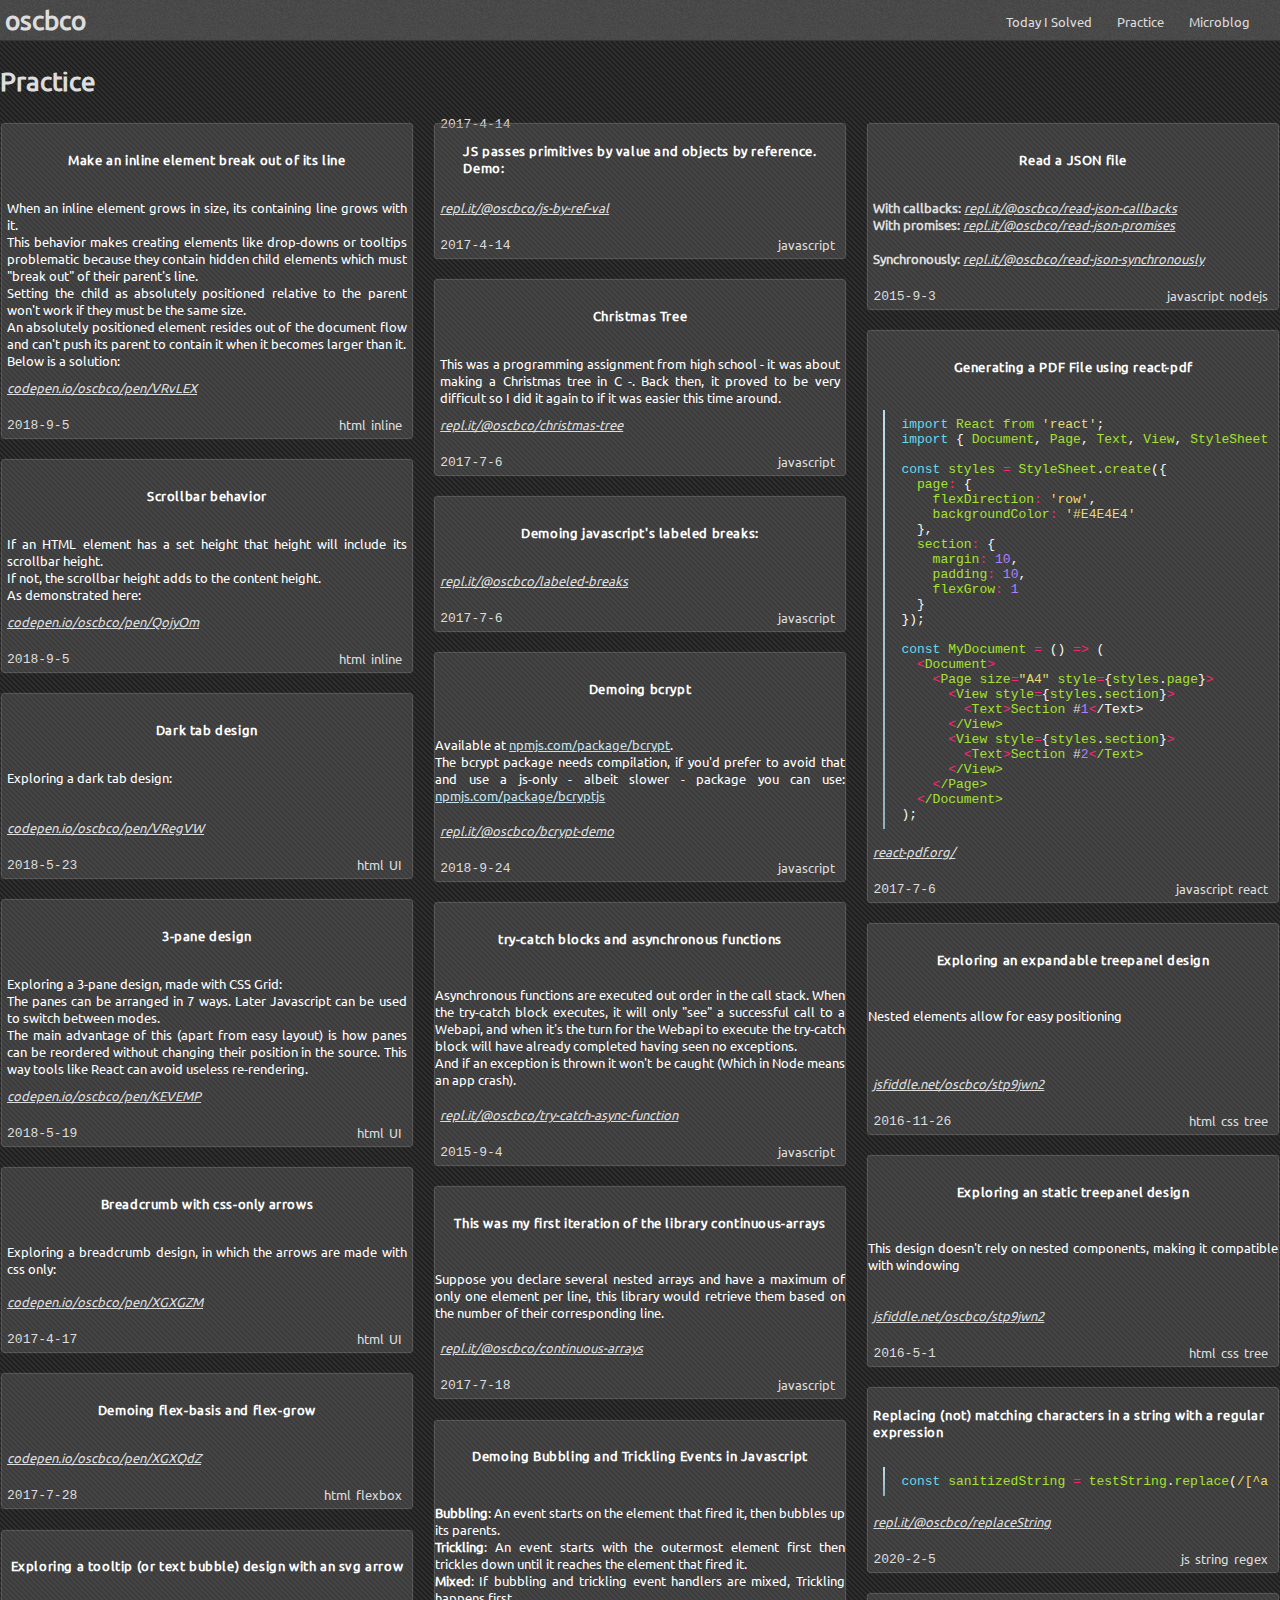
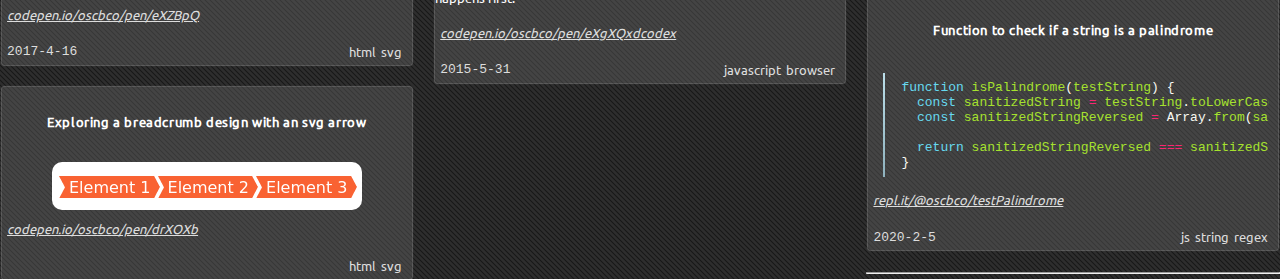
<file: practice.html>
<html>
  <head>
    <link rel="stylesheet" href="./index.css">
    <meta charset="UTF-8">
    <meta name="viewport" content="width=device-width, initial-scale=1">
    <meta name="theme-color" content="#333" />
    <title>oscbco's personal site - Today I learned</title>
  </head>
  <body>
    <div id="nav">
      <a href="./index.html"><h1>oscbco</h1></a>
      <a href="./today-i-solved.html">Today I Solved</a>
      <a href="./practice.html">Practice</a>
      <a href="./microblog.html">Microblog</a>
    </div>

    <div id="content">
      <div class="portfolio-header">
        <h1 class="tis-header">Practice</h1>
      </div>
      <div id="tis-collection">

        <div class="tis">
          <div class="title">
            Make an inline element break out of its line
          </div>
          <div class="description">
            When an inline element grows in size, its containing line grows with it.<br />
            This behavior makes creating elements like drop-downs or tooltips problematic because they contain hidden
            child elements which must "break out" of their parent's line.<br />
            Setting the child as absolutely positioned relative to the parent won't work if they must be the same
            size.<br />
            An absolutely positioned element resides out of the document flow and can't push its parent to contain
            it when it becomes larger than it.<br />
            Below is a solution:
          </div>
          <div class="references">
              <a href="https://codepen.io/oscbco/pen/VRvLEX">codepen.io/oscbco/pen/VRvLEX</a>
            </div>
          <div class="tags">
            <div class="created-at">2018-9-5</div>
            <a href="">html</a><a href="">inline</a>
          </div>
        </div>

        <div class="tis">
          <div class="title">
            Scrollbar behavior
          </div>
          <div class="description">
              If an HTML element has a set height that height will include its scrollbar height.<br />
              If not, the scrollbar height adds to the content height.<br />
              As demonstrated here:
          </div>
          <div class="references">
              <a href="https://codepen.io/oscbco/pen/QojyOm">codepen.io/oscbco/pen/QojyOm</a>
            </div>
          <div class="tags">
            <div class="created-at">2018-9-5</div>
            <a href="">html</a><a href="">inline</a>
          </div>
        </div>

        <div class="tis">
          <div class="title">
            Dark tab design
          </div>
          <div class="description">
              Exploring a dark tab design:<br />
          </div>
          <div class="references">
              <a href="https://codepen.io/oscbco/pen/VRegVW">codepen.io/oscbco/pen/VRegVW</a>
            </div>
          <div class="tags">
            <div class="created-at">2018-5-23</div>
            <a href="">html</a><a href="">UI</a>
          </div>
        </div>

        <div class="tis">
          <div class="title">
            3-pane design
          </div>
          <div class="description">
              Exploring a 3-pane design, made with CSS Grid:<br />
              The panes can be arranged in 7 ways. Later Javascript can be used to switch between modes.<br />
              The main advantage of this (apart from easy layout) is how panes can be reordered without changing their position in the source. This way tools like React can avoid useless re-rendering.
          </div>
          <div class="references">
              <a href="https://codepen.io/oscbco/pen/KEVEMP">codepen.io/oscbco/pen/KEVEMP</a>
            </div>
          <div class="tags">
            <div class="created-at">2018-5-19</div>
            <a href="">html</a><a href="">UI</a>
          </div>
        </div>

        <div class="tis">
          <div class="title">
            Breadcrumb with css-only arrows
          </div>
          <div class="description">
              Exploring a breadcrumb design, in which the arrows are made with css only:<br />
          </div>
          <div class="references">
              <a href="https://codepen.io/oscbco/pen/XGXGZM">codepen.io/oscbco/pen/XGXGZM</a>
            </div>
          <div class="tags">
            <div class="created-at">2017-4-17</div>
            <a href="">html</a><a href="">UI</a>
          </div>
        </div>

        <div class="tis">
          <div class="title">
            Demoing flex-basis and flex-grow
          </div>
          <div class="references">
              <a href="https://codepen.io/oscbco/pen/XGXQdZ">codepen.io/oscbco/pen/XGXQdZ</a>
            </div>
          <div class="tags">
            <div class="created-at">2017-7-28</div>
            <a href="">html</a><a href="">flexbox</a>
          </div>
        </div>

        <div class="tis">
          <div class="title">
            Exploring a tooltip (or text bubble) design with an svg arrow
          </div>
          <div class="references">
              <a href="https://codepen.io/oscbco/pen/eXZBpQ">codepen.io/oscbco/pen/eXZBpQ</a>
            </div>
          <div class="tags">
            <div class="created-at">2017-4-16</div>
            <a href="">html</a><a href="">svg</a>
          </div>
        </div>

        <div class="tis">
          <div class="title">
            Exploring a breadcrumb design with an svg arrow
          </div>
          <div class="description">
            <img src="./images/svg-arrows.png">
          </div>
          <div class="references">
              <a href="https://codepen.io/oscbco/pen/drXOXb">codepen.io/oscbco/pen/drXOXb</a>
            </div>
          <div class="tags">
            <div class="created-at">2017-4-14</div>
            <a href="">html</a><a href="">svg</a>
          </div>
        </div>

        <div class="tis">
          <div class="title">
            JS passes primitives by value and objects by reference.<br /> Demo:<br />
          </div>
          <div class="references">
            <a href="https://repl.it/@oscbco/js-by-ref-val">repl.it/@oscbco/js-by-ref-val</a>
          </div>
          <div class="tags">
            <div class="created-at">2017-4-14</div>
            <a href="">javascript</a>
          </div>
        </div>

        <div class="tis">
          <div class="title">
            Christmas Tree
          </div>
          <div class="description">
            This was a programming assignment from high school - it was about making a Christmas tree in C -. Back then, it proved to be very difficult so I did it again to if it was easier this time around.
          </div>
          <div class="references">
            <a href="https://repl.it/@oscbco/christmas-tree">repl.it/@oscbco/christmas-tree</a>
          </div>
          <div class="tags">
            <div class="created-at">2017-7-6</div>
            <a href="">javascript</a>
          </div>
        </div>

        <div class="tis">
          <div class="title">
            Demoing javascript's labeled breaks:
          </div>
          <div class="references">
            <a href="https://repl.it/@oscbco/labeled-breaks">repl.it/@oscbco/labeled-breaks</a>
          </div>
          <div class="tags">
            <div class="created-at">2017-7-6</div>
            <a href="">javascript</a>
          </div>
        </div>

        <div class="tis">
          <div class="title">
            Demoing bcrypt
          </div>
          <p class="description">
            Available at <a href="https://www.npmjs.com/package/bcrypt">npmjs.com/package/bcrypt</a>.<br />
            The bcrypt package needs compilation, if you'd prefer to avoid that and use a js-only - albeit slower - package you can use: <a href="https://www.npmjs.com/package/bcryptjs">npmjs.com/package/bcryptjs</a>
          </p>
          <div class="references">
            <a href="https://repl.it/@oscbco/bcrypt-demo">repl.it/@oscbco/bcrypt-demo</a>
          </div>
          <div class="tags">
            <div class="created-at">2018-9-24</div>
            <a href="">javascript</a>
          </div>
        </div>

        <div class="tis">
          <div class="title">
            try-catch blocks and asynchronous functions
          </div>
          <p class="description">
            Asynchronous functions are executed out order in the call stack.
            When the try-catch block executes, it will only "see" a successful call to a Webapi, and
            when it's the turn for the Webapi to execute the try-catch block will have already completed
            having seen no exceptions.<br />
            And if an exception is thrown it won't be caught (Which in Node means an app crash).
          </p>
          <div class="references">
            <a href="https://repl.it/@oscbco/try-catch-async-function">repl.it/@oscbco/try-catch-async-function</a>
          </div>
          <div class="tags">
            <div class="created-at">2015-9-4</div>
            <a href="">javascript</a>
          </div>
        </div>

        <div class="tis">
          <div class="title">
            This was my first iteration of the library continuous-arrays
          </div>
          <p class="description">
            Suppose you declare several nested arrays and have a maximum of only one element per line,
            this library would retrieve them based on the number of their corresponding line.
          </p>
          <div class="references">
            <a href="https://repl.it/@oscbco/continuous-arrays">repl.it/@oscbco/continuous-arrays</a>
          </div>
          <div class="tags">
            <div class="created-at">2017-7-18</div>
            <a href="">javascript</a>
          </div>
        </div>

        <div class="tis">
          <div class="title">
            Demoing Bubbling and Trickling Events in Javascript
          </div>
          <p class="description">
            <b>Bubbling</b>: An event starts on the element that fired it, then bubbles up its parents.<br />
            <b>Trickling</b>: An event starts with the outermost element first then trickles down until it reaches the element that fired it.<br />
            <b>Mixed</b>: If bubbling and trickling event handlers are mixed, Trickling happens first.<br />
          </p>
          <div class="references">
            <a href="https://codepen.io/oscbco/pen/eXgXQx">codepen.io/oscbco/pen/eXgXQxdcodex
            </a>
          </div>
          <div class="tags">
            <div class="created-at">2015-5-31</div>
            <a href="">javascript</a><a href="">browser</a>
          </div>
        </div>

        <div class="tis">
          <div class="title">
            Read a JSON file
          </div>
          <div class="references">
            <b>With callbacks: </b><a href="https://repl.it/@oscbco/read-json-callbacks">repl.it/@oscbco/read-json-callbacks</a><br />
            <b>With promises: </b><a href="https://repl.it/@oscbco/read-json-promises">repl.it/@oscbco/read-json-promises</a><br />
            <br />
            <b>Synchronously: </b><a href="https://repl.it/@oscbco/read-json-synchronously">repl.it/@oscbco/read-json-synchronously</a><br />
          </div>
          <div class="tags">
            <div class="created-at">2015-9-3</div>
            <a href="">javascript</a><a href="">nodejs</a>
          </div>
        </div>

        <div class="tis">
          <div class="title">
            Generating a PDF File using react-pdf
          </div>
          <div class="description">
            <p class="code">
              <span style="color: #66d9ef">import</span> <span style="color: #a6e22e">React</span> <span style="color: #a6e22e">from</span> <span style="color: #e6db74">&#39;react&#39;</span><span style="color: #f8f8f2">;</span><br />
              <span style="color: #66d9ef">import</span> <span style="color: #f8f8f2">{</span> <span style="color: #a6e22e">Document</span><span style="color: #f8f8f2">,</span> <span style="color: #a6e22e">Page</span><span style="color: #f8f8f2">,</span> <span style="color: #a6e22e">Text</span><span style="color: #f8f8f2">,</span> <span style="color: #a6e22e">View</span><span style="color: #f8f8f2">,</span> <span style="color: #a6e22e">StyleSheet</span> <span style="color: #f8f8f2">}</span> <span style="color: #a6e22e">from</span> <span style="color: #e6db74">&#39;@react-pdf/renderer&#39;</span><span style="color: #f8f8f2">;</span><br />
              <br />
              <span style="color: #66d9ef">const</span> <span style="color: #a6e22e">styles</span> <span style="color: #f92672">=</span> <span style="color: #a6e22e">StyleSheet</span><span style="color: #f8f8f2">.</span><span style="color: #a6e22e">create</span><span style="color: #f8f8f2">({</span><br />
              &nbsp;&nbsp;<span style="color: #a6e22e">page</span><span style="color: #f92672">:</span> <span style="color: #f8f8f2">{</span><br />
              &nbsp;&nbsp;&nbsp;&nbsp;<span style="color: #a6e22e">flexDirection</span><span style="color: #f92672">:</span> <span style="color: #e6db74">&#39;row&#39;</span><span style="color: #f8f8f2">,</span><br />
              &nbsp;&nbsp;&nbsp;&nbsp;<span style="color: #a6e22e">backgroundColor</span><span style="color: #f92672">:</span> <span style="color: #e6db74">&#39;#E4E4E4&#39;</span><br />
              &nbsp;&nbsp;<span style="color: #f8f8f2">},</span><br />
              &nbsp;&nbsp;<span style="color: #a6e22e">section</span><span style="color: #f92672">:</span> <span style="color: #f8f8f2">{</span><br />
              &nbsp;&nbsp;&nbsp;&nbsp;<span style="color: #a6e22e">margin</span><span style="color: #f92672">:</span> <span style="color: #ae81ff">10</span><span style="color: #f8f8f2">,</span><br />
              &nbsp;&nbsp;&nbsp;&nbsp;<span style="color: #a6e22e">padding</span><span style="color: #f92672">:</span> <span style="color: #ae81ff">10</span><span style="color: #f8f8f2">,</span><br />
              &nbsp;&nbsp;&nbsp;&nbsp;<span style="color: #a6e22e">flexGrow</span><span style="color: #f92672">:</span> <span style="color: #ae81ff">1</span><br />
              &nbsp;&nbsp;<span style="color: #f8f8f2">}</span><br />
              <span style="color: #f8f8f2">});</span><br />
              <br />
              <span style="color: #66d9ef">const</span> <span style="color: #a6e22e">MyDocument</span> <span style="color: #f92672">=</span> <span style="color: #f8f8f2">()</span> <span style="color: #f92672">=&gt;</span> <span style="color: #f8f8f2">(</span><br />
              &nbsp;&nbsp;<span style="color: #f92672">&lt;</span><span style="color: #a6e22e">Document</span><span style="color: #f92672">&gt;</span><br />
              &nbsp;&nbsp;&nbsp;&nbsp;<span style="color: #f92672">&lt;</span><span style="color: #a6e22e">Page</span> <span style="color: #a6e22e">size</span><span style="color: #f92672">=</span><span style="color: #e6db74">&quot;A4&quot;</span> <span style="color: #a6e22e">style</span><span style="color: #f92672">=</span><span style="color: #f8f8f2">{</span><span style="color: #a6e22e">styles</span><span style="color: #f8f8f2">.</span><span style="color: #a6e22e">page</span><span style="color: #f8f8f2">}</span><span style="color: #f92672">&gt;</span><br />
              &nbsp;&nbsp;&nbsp;&nbsp;&nbsp;&nbsp;<span style="color: #f92672">&lt;</span><span style="color: #a6e22e">View</span> <span style="color: #a6e22e">style</span><span style="color: #f92672">=</span><span style="color: #f8f8f2">{</span><span style="color: #a6e22e">styles</span><span style="color: #f8f8f2">.</span><span style="color: #a6e22e">section</span><span style="color: #f8f8f2">}</span><span style="color: #f92672">&gt;</span><br />
              &nbsp;&nbsp;&nbsp;&nbsp;&nbsp;&nbsp;&nbsp;&nbsp;<span style="color: #f92672">&lt;</span><span style="color: #a6e22e">Text</span><span style="color: #f92672">&gt;</span><span style="color: #a6e22e">Section</span> #<span style="color: #ae81ff">1</span><span style="color: #f92672">&lt;</span><span style="color: #f8f8f2">/Text&gt;</span><br />
              &nbsp;&nbsp;&nbsp;&nbsp;&nbsp;&nbsp;<span style="color: #f92672">&lt;</span><span style="color: #a6e22e">/View&gt;</span><br />
              &nbsp;&nbsp;&nbsp;&nbsp;&nbsp;&nbsp;<span style="color: #f92672">&lt;</span><span style="color: #a6e22e">View</span> <span style="color: #a6e22e">style</span><span style="color: #f92672">=</span><span style="color: #f8f8f2">{</span><span style="color: #a6e22e">styles</span><span style="color: #f8f8f2">.</span><span style="color: #a6e22e">section</span><span style="color: #f8f8f2">}</span><span style="color: #f92672">&gt;</span><br />
              &nbsp;&nbsp;&nbsp;&nbsp;&nbsp;&nbsp;&nbsp;&nbsp;<span style="color: #f92672">&lt;</span><span style="color: #a6e22e">Text</span><span style="color: #f92672">&gt;</span><span style="color: #a6e22e">Section</span> #<span style="color: #ae81ff">2</span><span style="color: #f92672">&lt;</span><span style="color: #a6e22e">/Text&gt;</span><br />
              &nbsp;&nbsp;&nbsp;&nbsp;&nbsp;&nbsp;<span style="color: #f92672">&lt;</span><span style="color: #a6e22e">/View&gt;</span><br />
              &nbsp;&nbsp;&nbsp;&nbsp;<span style="color: #f92672">&lt;</span><span style="color: #a6e22e">/Page&gt;</span><br />
              &nbsp;&nbsp;<span style="color: #f92672">&lt;</span><span style="color: #a6e22e">/Document&gt;</span><br />
              <span style="color: #f8f8f2">);</span>
            </p>
          </div>
          <div class="references">
            <a href="https://react-pdf.org">react-pdf.org/</a>
          </div>
          <div class="tags">
            <div class="created-at">2017-7-6</div>
            <a href="">javascript</a><a href="">react</a>
          </div>
        </div>

        <div class="tis">
          <div class="title">
            Exploring an expandable treepanel design
          </div>
          <p class="description">
            Nested elements allow for easy positioning
          </p>
          <div class="references">
            <a href="https://jsfiddle.net/oscbco/stp9jwn2/">jsfiddle.net/oscbco/stp9jwn2
            </a>
          </div>
          <div class="tags">
            <div class="created-at">2016-11-26</div>
            <a href="">html</a><a href="">css</a><a href="">tree</a>
          </div>
        </div>

        <div class="tis">
          <div class="title">
            Exploring an static treepanel design
          </div>
          <p class="description">
            This design doesn't rely on nested components, making it compatible with windowing
          </p>
          <div class="references">
            <a href="https://jsfiddle.net/oscbco/stp9jwn2/">jsfiddle.net/oscbco/stp9jwn2
            </a>
          </div>
          <div class="tags">
            <div class="created-at">2016-5-1</div>
            <a href="">html</a><a href="">css</a><a href="">tree</a>
          </div>
        </div>

        <div class="tis">
          <div class="title">
            Replacing (not) matching characters in a string with a regular expression
          </div>
          <div class="description">
            <p class="code">
              <span style="color: #66d9ef">const</span> <span style="color: #a6e22e">sanitizedString</span> <span style="color: #f92672">=</span> <span style="color: #a6e22e">testString</span><span style="color: #f8f8f2">.</span><span style="color: #a6e22e">replace</span><span style="color: #f8f8f2">(</span><span style="color: #e6db74">/[^a-zA-Z0-9]/gm</span><span style="color: #f8f8f2">,</span> <span style="color: #e6db74">&quot;&quot;</span><span style="color: #f8f8f2">);</span>
            </p>
          </div>
          <div class="references">
            <a href="https://repl.it/@oscbco/replaceString">repl.it/@oscbco/replaceString</a>
          </div>
          <div class="tags">
            <div class="created-at">2020-2-5</div>
            <a href="">js</a><a href="">string</a><a href="">regex</a>
          </div>
        </div>

        <div class="tis">
          <div class="title">
            Function to check if a string is a palindrome
          </div>
          <div class="description">
            <p class="code">
              <span style="color: #66d9ef">function</span> <span style="color: #a6e22e">isPalindrome</span><span style="color: #f8f8f2">(</span><span style="color: #a6e22e">testString</span><span style="color: #f8f8f2">)</span> <span style="color: #f8f8f2">{</span><br />
              &nbsp;&nbsp;<span style="color: #66d9ef">const</span> <span style="color: #a6e22e">sanitizedString</span> <span style="color: #f92672">=</span> <span style="color: #a6e22e">testString</span><span style="color: #f8f8f2">.</span><span style="color: #a6e22e">toLowerCase</span><span style="color: #f8f8f2">().</span><span style="color: #a6e22e">replace</span><span style="color: #f8f8f2">(</span><span style="color: #e6db74">/[^a-zA-Z0-9]/gm</span><span style="color: #f8f8f2">,</span> <span style="color: #e6db74">&quot;&quot;</span><span style="color: #f8f8f2">);</span><br />
              &nbsp;&nbsp;<span style="color: #66d9ef">const</span> <span style="color: #a6e22e">sanitizedStringReversed</span> <span style="color: #f92672">=</span> <span style="color: #f8f8f2">Array.</span><span style="color: #a6e22e">from</span><span style="color: #f8f8f2">(</span><span style="color: #a6e22e">sanitizedString</span><span style="color: #f8f8f2">).</span><span style="color: #a6e22e">reverse</span><span style="color: #f8f8f2">().</span><span style="color: #a6e22e">join</span><span style="color: #f8f8f2">(</span><span style="color: #e6db74">&quot;&quot;</span><span style="color: #f8f8f2">);</span><br />
              <br />
              &nbsp;&nbsp;<span style="color: #66d9ef">return</span> <span style="color: #a6e22e">sanitizedStringReversed</span> <span style="color: #f92672">===</span> <span style="color: #a6e22e">sanitizedString</span><span style="color: #f8f8f2">;</span><br />
              <span style="color: #f8f8f2">}</span>
            </p>
          </div>
          <div class="references">
            <a href="https://repl.it/@oscbco/testPalindrome">repl.it/@oscbco/testPalindrome</a>
          </div>
          <div class="tags">
            <div class="created-at">2020-2-5</div>
            <a href="">js</a><a href="">string</a><a href="">regex</a>
          </div>
        </div>
        <hr />
      </div>
    </div>
  </body>
</html>
</file>
<file: index.css>
/*
 *
 * GLOBAL
 *
 */

@font-face {
    font-family: "Ubuntu";
    src: url(./ubuntu.ttf) format("truetype");
}

* {
  box-sizing: border-box;
  text-decoration: none;
}

a {
  color: inherit;
}

a:visited {
  color: unset;
}

html {
  width: 100%;
  height: 100%
}

body {
  background: #333 url('./images/dinpattern-stripe.gif');
  font-family: Ubuntu, sans;
  font-size: 13px;
  padding: 0;
  margin: 0;
  color: white;
}

h1, h2 {
  display: inline-flex;
  align-items: center;
  padding: 0;
  margin: 0;
}

h2 {
  margin: 0.5rem 0 0.5rem 0.5rem;
}

/*
 *
 * NAV
 *
 */

#nav {
  background: #444;
  background: url('./images/noise-background.png');
  color: #DDD;
  border-bottom: 1px solid #373737;
  max-width: 1360px;
  margin: auto;
  padding: 5px;

  display: flex;
  flex-direction: row;
  align-items: center;
  justify-content: flex-end;
}

#nav h1 {
  justify-self: flex-start;
}

#nav a {
  color: #DDD;
  text-decoration: none;
  margin-right: 25px;
  margin-bottom: -2px;
}

#nav a:first-of-type {
  margin-right: auto;
}

@media only screen and (max-width: 720px) {
  #nav {
    justify-content: space-between;
    align-items: center;
    padding: 6px;
  }
  #nav a {
    padding: 0;
    margin-right: 0;
    height: 100%;
  }
  #nav a:first-of-type {
    margin: 0;
  }
}

/*
 * CONTENT
 */


#content {
  max-width: 1300px;
  margin: auto;
}

/*
 * today-i-learned
 */

#tis-collection {
  column-count: 3;
  column-gap: 1.5em;
  padding-top: 15px;
}

@media only screen and (max-width: 600px) {
  #tis-collection {
    column-count: 1;
  }
}

@media only screen and (min-width: 600px) {
  #tis-collection {
    column-count: 2;
  }
}

@media only screen and (min-width: 720px) {
  #tis-collection {
    column-count: 3;
  }
}

@media only screen and (min-width: 1024px) {
  #tis-collection {
    column-count: 3;
  }
}

.tis {
  background: rgba(102, 102, 102, 0.4);
  box-shadow: 0px 0px 1px 1px rgba(255, 255, 255, 0.25);
  /* box-shadow: 0px 0px 1px 1px rgb(255, 0, 0); */
  border-radius: 3px;
  display: flex;
  flex-direction: column;
  justify-content: stretch;
  break-inside: avoid;
  width: 99%;
  transform: translateY(1px);
  margin: auto;
  margin-bottom: 1.7em;
}

.tis > div {
  padding: 5px;
}

.created-at {
  position: absolute;
  top: 50%;
  transform: translateY(-50%);
  left: 5px;
  font-family: monospace;
}

.tis .title {
  border-radius: 3px 3px 0px 0px;
  /* background: #666; */
  min-height: 70px;
  display: flex;
  justify-content: center;
  align-items: center;
  font-weight: 900;
  position: relative;
  letter-spacing: 0.6px;
}

.tis .description {
  /* background: #555; */
  flex-grow: 1;
  min-height: 50px;
  text-align: justify;
  text-justify: inter-character;
}

.tis .description img {
  margin: auto;
  display: block;
  border-radius: 10px;
}

.tis .description a {
  color: rgb(196, 226, 238);
  text-decoration: underline;
}

.tis .references {
  /* background: #444; */
  color: #DDD;
  text-align: left;
  min-height: 20px;
}

.tis .references a {
  font-style: italic;
  text-decoration: underline;
}

.tis .tags {
  position: relative;
  /* background: #3e3e3e; */
  color: #DDD;
  text-align: right;
  min-height: 20px;
  margin-top: 10px;
}

.tis .tags a {
  margin-right: 5px;
  display: inline-block;
}

p.code {
  font-family: monospace;
  /* border-left: 2px solid lightblue; */
  border-left: 2px solid #add8e6;
  border-width: 0 0 0 2px;
  border-style: solid;
  border-image: linear-gradient(to bottom, #5F767E, #CAE6EF) 1 100%;
  border-image: linear-gradient(to bottom, #BBDFEA, #8EB1BD) 1 100%;
  color: #ddd;
  overflow: auto;
  white-space: nowrap;
  padding-top: 7px;
  padding-bottom: 7px;
  padding-left: 16px;
  margin: 4px;
  margin-left: 10px;
}

p.code::-webkit-scrollbar {
  height: 8px;
  opacity: 0.5;
  /* background: #666; */
}
p.code::-webkit-scrollbar-button {
  width: 0;
}
p.code::-webkit-scrollbar-thumb {
  /* background: #999, 10; */
  border-radius: 1px;
}
p.code::-webkit-scrollbar-track {
  /* background: #999, 15; */
  opacity: 0.5;
}
p.code::-webkit-scrollbar-corner {
  width: 0;
  height: 0;
}
.extension {
  color: #C6E0FF;
  display: inline;
  font-family: monospace;
}

.code-word {
  color: #C6E0FF;
  display: inline;
  font-family: monospace;
}

.tis-filter {
  width: 70%;
  margin: auto;
}

.tis-filter > * {
  height: 2em;
}

#tisFilterBy {
  background: inherit;
  border: 1px solid #555;
  color: #DDD;
  width: 60%;
}

#tisType {
  background: inherit;
  border: 1px solid #555;
  color: #DDD;
  width: 30%;
}

#tisFilter {
  background: inherit;
  border: 1px solid #555;
  color: #DDD;
}

h1.tis-header {
  color: #DDD;
  width: 100%;
  text-align: center;
  margin: 25px 0 10px 0;
}
</file>
<file: header.css>
:root{
  --library-bg: #333;
  --go-up: #ef3054;
  --library-light-bg: #FFF;
  --library-light-fg: #333;
  --library-light: #FFF;
  --library-title: #00A7E1;
  --library-ansible-bg: #A9E5BB;
  --library-ansible-fg: #333;
  --shadow: rgba(0,0,0,0.5);
  --shadow2: rgba(0,0,0,0.5);
}

path {
  fill: currentColor;
}

/*
 *
 * HEADER
 *
 */

#header {
  background-image: url('./images/noise-grainy.png');
  background-color: var(--library-bg);
  display: flex;
  flex-direction: column;
  height: calc(100vh - 39px);
}

.header-row {
  display: flex;
  flex-grow: 1;
}

@media only screen and (max-width: 720px) {
  #header {
    height: calc(100vh - 97px);
  }

  .header-row {
    flex-direction: column;
    justify-content: center;
    align-items: center;
  }
}

.title {
  flex-grow: 1;
  font-size: 1.5rem;
  display: flex;
  flex-direction: column;
  justify-content: center;
  align-items: center;
  width: 50%;
}

@media only screen and (max-width: 720px) {
  .title {
    width: 100%;
  }
}

.title-name {
  letter-spacing: 0.05rem;
  font-weight: 900;
  font-size: larger;
  margin: 0.30rem;
}

.title-email {
  font-size: smaller;
  margin: 0.3rem 0.35rem 0.35rem 0.35rem;
}

@media only screen and (max-width: 720px) {
  .title-name {
    text-align: center;
  }
}

.repo {
  font-size: 1rem;
  display: inline-flex;
  align-items: center;
  margin: 0.6rem;
}
.repo-icon {
  margin: 0 0.4rem;
  width: 1.4rem;
  color: var(--go-up);
}

@media only screen and (max-width: 720px) {
  .repo-icon {
    width: 2rem;
  }
}

.title-description {
  font-size: smaller;
  font-style: italic;
  text-align: center;
  margin: 1.5rem 0.5rem 0.5rem 0.5rem;
}

.carrousel {
  display: flex;
  flex-direction: column;
  justify-content: center;
  align-items: center;
  flex-grow: 1;
  width: 50%;
}

@media only screen and (max-width: 720px) {
  .carrousel {
    display: none;
  }
}

.carrousel img {
  box-shadow: 0px 0px 10px -1px var(--shadow);
  max-width: 90%;
}


/*
 *
 * SECTIONS MENU
 *
 */

.section-row {
  display: flex;
  justify-content: center;
}

.section-item-wrapper {
  filter: drop-shadow(0px 0px 1px var(--shadow2));
}

.section-item {
  background-image: url('./images/noise-background.png');
  filter: brightness(75%);
  clip-path: polygon(50% 0%, 100% 25%, 100% 75%, 50% 100%, 0% 75%, 0% 25%);
  position: relative;

  display: flex;
  flex-direction: column;
  justify-content: center;
  align-items: center;

  margin: 2rem;
  width: 7.5rem;
  height: 7.5rem;
  max-width: 7.5rem;
  max-height: 7.5rem;
}

.section-icon {
  width: 3rem;
  margin-bottom: 0.4rem;
}

@media only screen and (max-width: 720px) {
  .section-item {
    width: 5.5rem;
    height: 6rem;
    margin: 2rem 0.3rem;
  }

  .section-icon {
    margin-top: -0.4rem;
    width: 2.5rem;
  }

  .section-name {
    margin-top: -0.1rem;
    letter-spacing: 0.1rem;
  }
}

/*
 *
 * GO UP ICON
 *
 */

.go-up {
  vertical-align: middle;
}
.go-up > div {
  display: inline-flex;
  width: 1.2rem;
  transform: rotate(-90deg);
  color: var(--go-up);
  margin-top: -0.5px;
}
.go-up-sep {
  color: #4f7cac;
  margin-right: 0.5rem;
  margin-left: 0.5rem;
}
.go-up-text {
  vertical-align: middle;
}


/*
 *
 * LIBRARIES
 *
 */

 .libraries h2 {
   margin: 2rem;
   letter-spacing: 0.13rem;
 }
 .libraries-row {
  display: flex;
  flex-direction: row;
  flex-wrap: wrap;
  justify-content: center;
}
.library {
  background: var(--library-bg);
  display: flex;
  flex-direction: column;
  border-radius: 3px;
  margin: 1rem;

  min-width: 15rem;
  min-height: 15rem;
  max-width: 15rem;
  max-height: 15rem;
  height: 15rem;
}
.library > *:first-child {
  flex: 0;
  display: block;
}
.library > *:nth-child(2) {
  flex: 1;
  display: flex;
}
.library > *:nth-child(3) {
  display: block;
  height: 35%;
}
.library img {
  display: block;
  margin: auto;
  max-width: 14rem;
  max-height: 6.5rem;
}
.library-title {
  background: var(--library-title);
  padding: 0.5rem;
  border-radius: 3px 3px 0 0;
  font-weight: bold;
}
.library-description {
  padding: 0.5rem;
  height: 100%;
  letter-spacing: 0.4px;
  border-radius: 0 0 3px 3px;
}

/*
 *
 * LIBRARIES THEMES
 *
 */

.light {
  background: var(--library-light-bg);
}
.light .library-description {
  background: none;
  color: var(--library-light-fg);
}
.ansible .library-title {
  background: var(--library-ansible-bg);
  color:  var(--library-ansible-fg);
}
.ansible > .icon {
  width: 5rem;
  margin: auto;
}

/*
 *
 * PRODUCT
 *
 */

.product-row {
  display: flex;
  align-items: center;
  padding: 2rem;
}

@media only screen and (max-width: 720px) {
  .product-row {
    padding: 1rem;
  }
}

.product-row > div {
  flex-basis: 50%;
  text-align: center;
  padding: 1rem;
  border-radius: 10px;
}

.product-row .product-description {
  flex-basis: 40%;
  font-size: larger;
  font-style: italic;
}

.product-row img {
  width: 100%;
  box-shadow: 0px 0px 20px 1px  var(--shadow);
}
</file>
